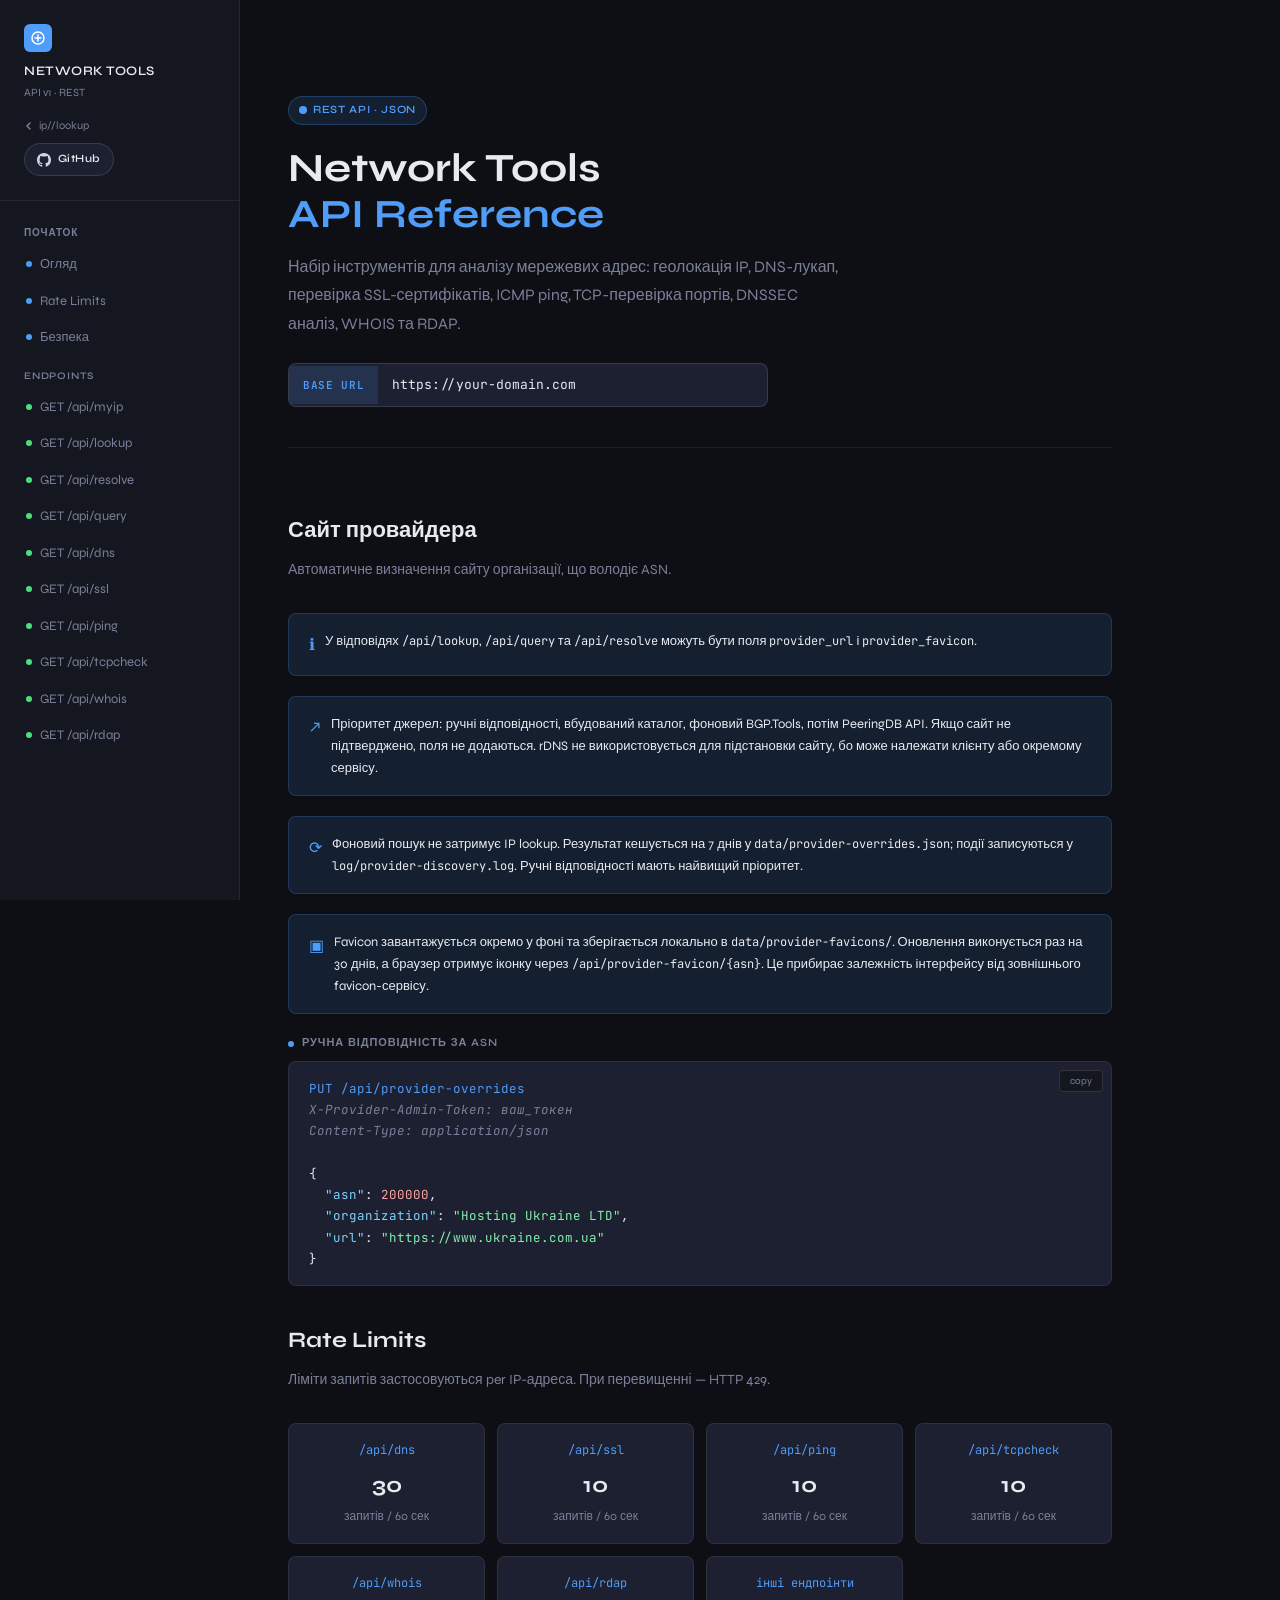
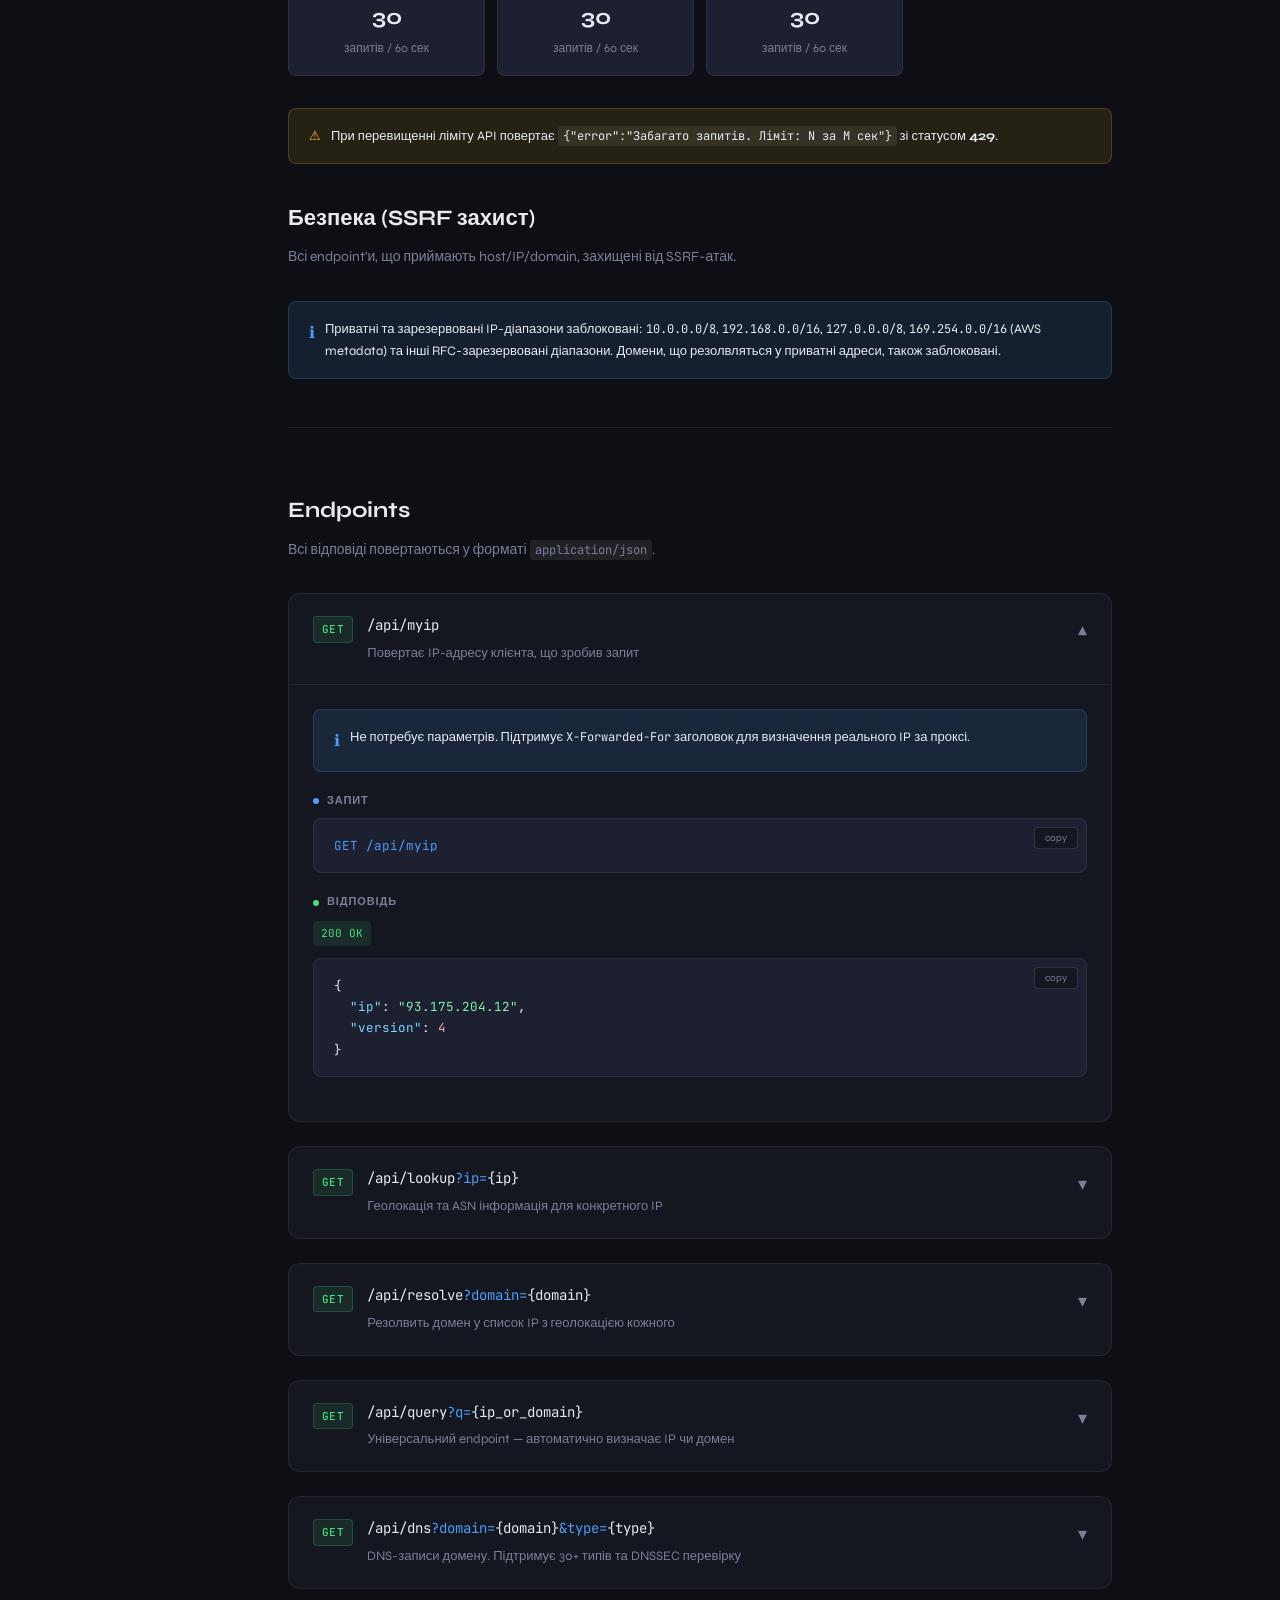
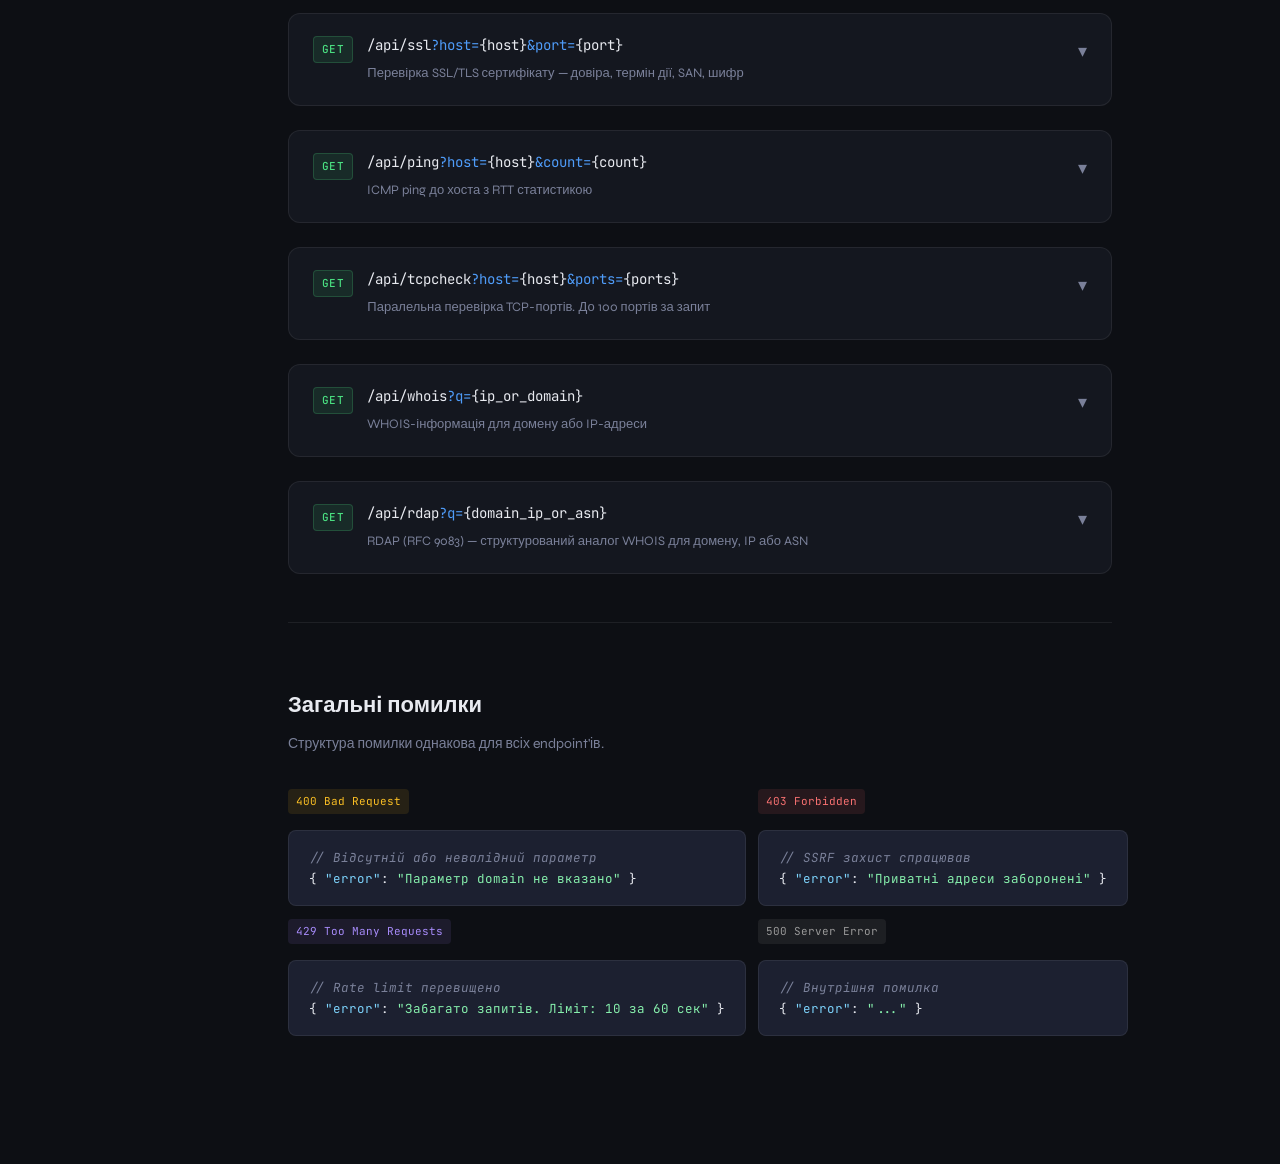
<file: templates/api.html>
<!DOCTYPE html>
<html lang="uk">

<head>
  <meta charset="UTF-8">
  <meta name="viewport" content="width=device-width, initial-scale=1.0">
  <title>Network Tools API — Документація</title>
  <link rel="icon" type="image/x-icon" href="/static/favicon.ico">
  <link rel="icon" type="image/svg+xml" href="/static/favicon.svg">
  <link rel="preconnect" href="https://fonts.googleapis.com">
  <link
    href="https://fonts.googleapis.com/css2?family=JetBrains+Mono:wght@400;500&family=Syne:wght@400;600;700&display=swap"
    rel="stylesheet">
  <style>
    :root {
      --bg: #0d0f14;
      --surface: #14171f;
      --surface2: #1c2030;
      --border: rgba(255, 255, 255, 0.07);
      --border2: rgba(255, 255, 255, 0.12);
      --text: #e8eaf0;
      --muted: #7a8099;
      --accent: #4f9cf9;
      --accent-dim: rgba(79, 156, 249, 0.12);
      --accent-dim2: rgba(79, 156, 249, 0.2);
      --green: #4ade80;
      --green-dim: rgba(74, 222, 128, 0.1);
      --amber: #fbbf24;
      --amber-dim: rgba(251, 191, 36, 0.1);
      --red: #f87171;
      --red-dim: rgba(248, 113, 113, 0.1);
      --purple: #a78bfa;
      --purple-dim: rgba(167, 139, 250, 0.1);
      --teal: #2dd4bf;
      --teal-dim: rgba(45, 212, 191, 0.1);
      --radius: 8px;
      --radius-lg: 12px;
      --mono: 'JetBrains Mono', monospace;
      --display: 'Syne', sans-serif;
    }

    * {
      box-sizing: border-box;
      margin: 0;
      padding: 0;
    }

    body {
      background: var(--bg);
      color: var(--text);
      font-family: var(--display);
      font-size: 15px;
      line-height: 1.7;
      min-height: 100vh;
    }

    ::selection {
      background: var(--accent-dim2);
    }

    ::-webkit-scrollbar {
      width: 6px;
    }

    ::-webkit-scrollbar-track {
      background: var(--bg);
    }

    ::-webkit-scrollbar-thumb {
      background: #2a2f40;
      border-radius: 3px;
    }

    .sidebar {
      position: fixed;
      top: 0;
      left: 0;
      width: 240px;
      height: 100vh;
      background: var(--surface);
      border-right: 1px solid var(--border);
      overflow-y: auto;
      padding: 1.5rem 0;
      z-index: 10;
    }

    .sidebar-logo {
      padding: 0 1.5rem 1.5rem;
      border-bottom: 1px solid var(--border);
      margin-bottom: 1rem;
    }

    .sidebar-logo .logo-mark {
      width: 28px;
      height: 28px;
      background: var(--accent);
      border-radius: 6px;
      display: inline-flex;
      align-items: center;
      justify-content: center;
      margin-bottom: 8px;
    }

    .sidebar-logo .logo-mark svg {
      width: 16px;
      height: 16px;
    }

    .sidebar-logo h1 {
      font-size: 13px;
      font-weight: 600;
      color: var(--text);
      letter-spacing: 0.04em;
      text-transform: uppercase;
    }

    .sidebar-logo p {
      font-size: 11px;
      color: var(--muted);
      margin-top: 2px;
    }

    .sidebar-links {
      display: flex;
      flex-direction: column;
      gap: 8px;
      margin-top: 14px;
    }

    .sidebar-back {
      display: inline-flex;
      align-items: center;
      gap: 5px;
      font-size: 11px;
      color: var(--muted);
      text-decoration: none;
      transition: color 0.15s;
    }

    .sidebar-back:hover {
      color: var(--text);
    }

    .github-btn {
      display: inline-flex;
      align-items: center;
      gap: 7px;
      padding: 6px 12px;
      background: var(--surface2);
      border: 1px solid var(--border2);
      border-radius: 20px;
      color: var(--text);
      font-family: var(--display);
      font-size: 11px;
      font-weight: 600;
      letter-spacing: 0.04em;
      text-decoration: none;
      transition: background 0.15s, border-color 0.15s, color 0.15s, box-shadow 0.15s;
      width: fit-content;
    }

    .github-btn:hover {
      background: #24292f;
      border-color: rgba(255, 255, 255, 0.25);
      color: #fff;
      box-shadow: 0 0 0 3px rgba(255, 255, 255, 0.06);
    }

    .github-btn svg {
      flex-shrink: 0;
      opacity: 0.9;
    }

    .nav-group {
      margin-bottom: 0.25rem;
    }

    .nav-label {
      font-size: 10px;
      font-weight: 600;
      color: var(--muted);
      text-transform: uppercase;
      letter-spacing: 0.08em;
      padding: 0.5rem 1.5rem 0.25rem;
    }

    .nav-item {
      display: flex;
      align-items: center;
      gap: 8px;
      padding: 0.45rem 1.5rem;
      font-size: 13px;
      color: var(--muted);
      text-decoration: none;
      border-left: 2px solid transparent;
      transition: all 0.15s;
    }

    .nav-item:hover {
      color: var(--text);
      background: rgba(255, 255, 255, 0.03);
    }

    .nav-item.active {
      color: var(--accent);
      border-left-color: var(--accent);
      background: var(--accent-dim);
    }

    .nav-dot {
      width: 6px;
      height: 6px;
      border-radius: 50%;
      flex-shrink: 0;
    }

    .main {
      margin-left: 240px;
      padding: 3rem 3rem 6rem;
      max-width: 920px;
    }

    .hero {
      padding: 3rem 0 2.5rem;
      border-bottom: 1px solid var(--border);
      margin-bottom: 3rem;
    }

    .hero-badge {
      display: inline-flex;
      align-items: center;
      gap: 6px;
      background: var(--accent-dim);
      color: var(--accent);
      border: 1px solid rgba(79, 156, 249, 0.25);
      font-size: 11px;
      font-weight: 600;
      letter-spacing: 0.06em;
      text-transform: uppercase;
      padding: 4px 10px;
      border-radius: 20px;
      margin-bottom: 1.25rem;
    }

    .hero h1 {
      font-size: 40px;
      font-weight: 700;
      line-height: 1.15;
      margin-bottom: 1rem;
    }

    .hero h1 span {
      color: var(--accent);
    }

    .hero p {
      font-size: 16px;
      color: var(--muted);
      max-width: 560px;
      line-height: 1.8;
    }

    .base-url-block {
      display: flex;
      align-items: center;
      gap: 0;
      background: var(--surface2);
      border: 1px solid var(--border2);
      border-radius: var(--radius);
      overflow: hidden;
      margin-top: 1.5rem;
      max-width: 480px;
      font-family: var(--mono);
      font-size: 13px;
    }

    .base-url-block .label {
      background: rgba(79, 156, 249, 0.15);
      color: var(--accent);
      padding: 10px 14px;
      font-size: 11px;
      font-weight: 600;
      letter-spacing: 0.06em;
      text-transform: uppercase;
      white-space: nowrap;
    }

    .base-url-block .url {
      padding: 10px 14px;
      color: var(--text);
    }

    h2.section-title {
      font-size: 22px;
      font-weight: 700;
      margin-bottom: 0.5rem;
      padding-top: 1rem;
    }

    .section-desc {
      color: var(--muted);
      font-size: 14px;
      margin-bottom: 2rem;
    }

    .endpoint-card {
      background: var(--surface);
      border: 1px solid var(--border);
      border-radius: var(--radius-lg);
      margin-bottom: 1.5rem;
      overflow: hidden;
    }

    .endpoint-header {
      padding: 1.25rem 1.5rem;
      display: flex;
      align-items: flex-start;
      gap: 14px;
      cursor: pointer;
      user-select: none;
      border-bottom: 1px solid transparent;
      transition: border-color 0.2s;
    }

    .endpoint-card.open .endpoint-header {
      border-bottom-color: var(--border);
    }

    .method-badge {
      font-family: var(--mono);
      font-size: 11px;
      font-weight: 500;
      padding: 3px 8px;
      border-radius: 4px;
      letter-spacing: 0.04em;
      flex-shrink: 0;
      margin-top: 2px;
    }

    .method-GET {
      background: var(--green-dim);
      color: var(--green);
      border: 1px solid rgba(74, 222, 128, 0.2);
    }

    .endpoint-info {
      flex: 1;
    }

    .endpoint-path {
      font-family: var(--mono);
      font-size: 14px;
      color: var(--text);
      margin-bottom: 4px;
      word-break: break-all;
    }

    .endpoint-path .param {
      color: var(--accent);
    }

    .endpoint-summary {
      font-size: 13px;
      color: var(--muted);
    }

    .toggle-icon {
      color: var(--muted);
      font-size: 18px;
      flex-shrink: 0;
      margin-top: 2px;
      transition: transform 0.2s;
    }

    .endpoint-card.open .toggle-icon {
      transform: rotate(180deg);
    }

    .endpoint-body {
      padding: 1.5rem;
      display: none;
    }

    .endpoint-card.open .endpoint-body {
      display: block;
    }

    .params-title {
      font-size: 11px;
      font-weight: 600;
      text-transform: uppercase;
      letter-spacing: 0.08em;
      color: var(--muted);
      margin-bottom: 0.75rem;
    }

    .params-table {
      width: 100%;
      border-collapse: collapse;
      margin-bottom: 1.5rem;
      font-size: 13px;
    }

    .params-table th {
      text-align: left;
      padding: 8px 12px;
      font-size: 11px;
      font-weight: 600;
      text-transform: uppercase;
      letter-spacing: 0.06em;
      color: var(--muted);
      border-bottom: 1px solid var(--border);
    }

    .params-table td {
      padding: 10px 12px;
      border-bottom: 1px solid var(--border);
      vertical-align: top;
    }

    .params-table tr:last-child td {
      border-bottom: none;
    }

    .param-name {
      font-family: var(--mono);
      color: var(--accent);
      font-size: 12px;
    }

    .param-required {
      font-size: 10px;
      font-weight: 600;
      text-transform: uppercase;
      padding: 2px 6px;
      border-radius: 3px;
      margin-left: 6px;
      background: var(--red-dim);
      color: var(--red);
      letter-spacing: 0.04em;
    }

    .param-optional {
      font-size: 10px;
      font-weight: 600;
      text-transform: uppercase;
      padding: 2px 6px;
      border-radius: 3px;
      margin-left: 6px;
      background: rgba(255, 255, 255, 0.05);
      color: var(--muted);
      letter-spacing: 0.04em;
    }

    .param-type {
      font-family: var(--mono);
      font-size: 12px;
      color: var(--purple);
    }

    .param-desc {
      color: var(--muted);
      line-height: 1.6;
    }

    .example-block {
      margin-bottom: 1.25rem;
    }

    .example-label {
      font-size: 11px;
      font-weight: 600;
      text-transform: uppercase;
      letter-spacing: 0.08em;
      color: var(--muted);
      margin-bottom: 0.5rem;
      display: flex;
      align-items: center;
      gap: 8px;
    }

    .example-label .dot {
      width: 6px;
      height: 6px;
      border-radius: 50%;
      background: currentColor;
    }

    pre {
      background: var(--surface2);
      border: 1px solid var(--border);
      border-radius: var(--radius);
      padding: 1rem 1.25rem;
      overflow-x: auto;
      font-family: var(--mono);
      font-size: 12.5px;
      line-height: 1.7;
      color: var(--text);
      position: relative;
    }

    pre .copy-btn {
      position: absolute;
      top: 8px;
      right: 8px;
      background: var(--surface);
      border: 1px solid var(--border2);
      color: var(--muted);
      font-family: var(--display);
      font-size: 10px;
      padding: 4px 10px;
      border-radius: 4px;
      cursor: pointer;
      transition: all 0.15s;
    }

    pre .copy-btn:hover {
      color: var(--text);
      border-color: var(--accent);
    }

    .hl-key {
      color: #7dd3fc;
    }

    .hl-str {
      color: #86efac;
    }

    .hl-num {
      color: #fca5a5;
    }

    .hl-bool {
      color: #fb923c;
    }

    .hl-url {
      color: var(--accent);
    }

    .hl-null {
      color: var(--muted);
    }

    .hl-comment {
      color: var(--muted);
      font-style: italic;
    }

    .tabs {
      display: flex;
      gap: 4px;
      margin-bottom: 0.75rem;
      flex-wrap: wrap;
    }

    .tab-btn {
      font-family: var(--display);
      font-size: 12px;
      padding: 5px 14px;
      background: transparent;
      border: 1px solid var(--border);
      color: var(--muted);
      border-radius: 6px;
      cursor: pointer;
      transition: all 0.15s;
    }

    .tab-btn.active {
      background: var(--accent-dim);
      color: var(--accent);
      border-color: rgba(79, 156, 249, 0.3);
    }

    .tab-content {
      display: none;
    }

    .tab-content.active {
      display: block;
    }

    .response-badge {
      display: inline-block;
      font-family: var(--mono);
      font-size: 11px;
      padding: 3px 8px;
      border-radius: 4px;
      margin-bottom: 0.75rem;
    }

    .resp-200 {
      background: var(--green-dim);
      color: var(--green);
    }

    .resp-400 {
      background: var(--amber-dim);
      color: var(--amber);
    }

    .resp-403 {
      background: var(--red-dim);
      color: var(--red);
    }

    .resp-429 {
      background: var(--purple-dim);
      color: var(--purple);
    }

    .info-box {
      background: var(--accent-dim);
      border: 1px solid rgba(79, 156, 249, 0.2);
      border-radius: var(--radius);
      padding: 1rem 1.25rem;
      margin-bottom: 1.25rem;
      font-size: 13px;
      color: var(--text);
      display: flex;
      gap: 10px;
    }

    .info-box .icon {
      color: var(--accent);
      flex-shrink: 0;
      font-size: 16px;
      margin-top: 1px;
    }

    .warn-box {
      background: var(--amber-dim);
      border: 1px solid rgba(251, 191, 36, 0.2);
      border-radius: var(--radius);
      padding: 1rem 1.25rem;
      margin-bottom: 1.25rem;
      font-size: 13px;
      color: var(--text);
      display: flex;
      gap: 10px;
    }

    .warn-box .icon {
      color: var(--amber);
      flex-shrink: 0;
    }

    .rate-grid {
      display: grid;
      grid-template-columns: repeat(auto-fit, minmax(160px, 1fr));
      gap: 12px;
      margin-bottom: 2rem;
    }

    .rate-card {
      background: var(--surface2);
      border: 1px solid var(--border);
      border-radius: var(--radius);
      padding: 1rem;
      text-align: center;
    }

    .rate-card .endpoint-name {
      font-family: var(--mono);
      font-size: 12px;
      color: var(--accent);
      margin-bottom: 6px;
    }

    .rate-card .rate-value {
      font-size: 22px;
      font-weight: 700;
      color: var(--text);
    }

    .rate-card .rate-unit {
      font-size: 12px;
      color: var(--muted);
      margin-top: 2px;
    }

    .divider {
      border: none;
      border-top: 1px solid var(--border);
      margin: 3rem 0;
    }

    /* Teal badge variant for RDAP */
    .badge-teal {
      background: var(--teal-dim);
      color: var(--teal);
      border: 1px solid rgba(45, 212, 191, 0.2);
    }

    @media (max-width: 768px) {
      .sidebar {
        display: none;
      }

      .main {
        margin-left: 0;
        padding: 2rem 1.25rem;
      }
    }
  </style>
</head>

<body>

  <nav class="sidebar">
    <div class="sidebar-logo">
      <div class="logo-mark">
        <svg viewBox="0 0 16 16" fill="none" xmlns="http://www.w3.org/2000/svg">
          <circle cx="8" cy="8" r="6" stroke="white" stroke-width="1.5" />
          <path d="M5 8h6M8 5v6" stroke="white" stroke-width="1.5" stroke-linecap="round" />
        </svg>
      </div>
      <h1>Network Tools</h1>
      <p>API v1 · REST</p>

      <div class="sidebar-links">
        <a href="/" class="sidebar-back">
          <svg width="10" height="10" viewBox="0 0 10 10" fill="none">
            <path d="M6 2L3 5l3 3" stroke="currentColor" stroke-width="1.5" stroke-linecap="round"
              stroke-linejoin="round" />
          </svg>
          ip//lookup
        </a>
        <a href="https://github.com/DraKuLa21-a42/ip-lookup" target="_blank" rel="noopener" class="github-btn">
          <svg width="14" height="14" viewBox="0 0 16 16" fill="currentColor" xmlns="http://www.w3.org/2000/svg">
            <path d="M8 0C3.58 0 0 3.58 0 8c0 3.54 2.29 6.53 5.47 7.59.4.07.55-.17.55-.38
              0-.19-.01-.82-.01-1.49-2.01.37-2.53-.49-2.69-.94-.09-.23-.48-.94-.82-1.13-.28-.15-.68-.52
              -.01-.53.63-.01 1.08.58 1.23.82.72 1.21 1.87.87 2.33.66.07-.52.28-.87.51-1.07-1.78-.2
              -3.64-.89-3.64-3.95 0-.87.31-1.59.82-2.15-.08-.2-.36-1.02.08-2.12 0 0 .67-.21 2.2.82
              .64-.18 1.32-.27 2-.27.68 0 1.36.09 2 .27 1.53-1.04 2.2-.82 2.2-.82.44 1.1.16 1.92.08
              2.12.51.56.82 1.27.82 2.15 0 3.07-1.87 3.75-3.65 3.95.29.25.54.73.54 1.48 0 1.07-.01
              1.93-.01 2.2 0 .21.15.46.55.38A8.013 8.013 0 0016 8c0-4.42-3.58-8-8-8z" />
          </svg>
          GitHub
        </a>
      </div>
    </div>

    <div class="nav-group">
      <div class="nav-label">Початок</div>
      <a href="#overview" class="nav-item active">
        <span class="nav-dot" style="background:#4f9cf9"></span> Огляд
      </a>
      <a href="#ratelimits" class="nav-item">
        <span class="nav-dot" style="background:#4f9cf9"></span> Rate Limits
      </a>
      <a href="#security" class="nav-item">
        <span class="nav-dot" style="background:#4f9cf9"></span> Безпека
      </a>
    </div>

    <div class="nav-group">
      <div class="nav-label">Endpoints</div>
      <a href="#ep-myip" class="nav-item">
        <span class="nav-dot" style="background:#4ade80"></span> GET /api/myip
      </a>
      <a href="#ep-lookup" class="nav-item">
        <span class="nav-dot" style="background:#4ade80"></span> GET /api/lookup
      </a>
      <a href="#ep-resolve" class="nav-item">
        <span class="nav-dot" style="background:#4ade80"></span> GET /api/resolve
      </a>
      <a href="#ep-query" class="nav-item">
        <span class="nav-dot" style="background:#4ade80"></span> GET /api/query
      </a>
      <a href="#ep-dns" class="nav-item">
        <span class="nav-dot" style="background:#4ade80"></span> GET /api/dns
      </a>
      <a href="#ep-ssl" class="nav-item">
        <span class="nav-dot" style="background:#4ade80"></span> GET /api/ssl
      </a>
      <a href="#ep-ping" class="nav-item">
        <span class="nav-dot" style="background:#4ade80"></span> GET /api/ping
      </a>
      <a href="#ep-tcpcheck" class="nav-item">
        <span class="nav-dot" style="background:#4ade80"></span> GET /api/tcpcheck
      </a>
      <a href="#ep-whois" class="nav-item">
        <span class="nav-dot" style="background:#4ade80"></span> GET /api/whois
      </a>
      <a href="#ep-rdap" class="nav-item">
        <span class="nav-dot" style="background:#4ade80"></span> GET /api/rdap
      </a>

    </div>
  </nav>

  <main class="main">

    <!-- HERO -->
    <section class="hero" id="overview">
      <div class="hero-badge">
        <svg width="8" height="8" viewBox="0 0 8 8" fill="currentColor">
          <circle cx="4" cy="4" r="4" />
        </svg>
        REST API · JSON
      </div>
      <h1>Network Tools<br><span>API Reference</span></h1>
      <p>Набір інструментів для аналізу мережевих адрес: геолокація IP, DNS-лукап, перевірка SSL-сертифікатів, ICMP
        ping, TCP-перевірка портів, DNSSEC аналіз, WHOIS та RDAP.</p>
      <div class="base-url-block">
        <span class="label">Base URL</span>
        <span class="url">https://your-domain.com</span>
      </div>
    </section>

    <!-- PROVIDER DISCOVERY -->
    <section id="provider-discovery">
      <h2 class="section-title">Сайт провайдера</h2>
      <p class="section-desc">Автоматичне визначення сайту організації, що володіє ASN.</p>
      <div class="info-box">
        <span class="icon">ℹ</span>
        <span>У відповідях <code style="font-family:var(--mono);font-size:12px">/api/lookup</code>,
          <code style="font-family:var(--mono);font-size:12px">/api/query</code> та
          <code style="font-family:var(--mono);font-size:12px">/api/resolve</code> можуть бути поля
          <code style="font-family:var(--mono);font-size:12px">provider_url</code> і
          <code style="font-family:var(--mono);font-size:12px">provider_favicon</code>.</span>
      </div>
      <div class="info-box">
        <span class="icon">↗</span>
        <span>Пріоритет джерел: ручні відповідності, вбудований каталог, фоновий BGP.Tools,
          потім PeeringDB API. Якщо сайт не підтверджено, поля не додаються. rDNS не
          використовується для підстановки сайту, бо може належати клієнту або окремому сервісу.</span>
      </div>
      <div class="info-box">
        <span class="icon">⟳</span>
        <span>Фоновий пошук не затримує IP lookup. Результат кешується на 7 днів у
          <code style="font-family:var(--mono);font-size:12px">data/provider-overrides.json</code>;
          події записуються у <code style="font-family:var(--mono);font-size:12px">log/provider-discovery.log</code>.
          Ручні відповідності мають найвищий пріоритет.</span>
      </div>
      <div class="info-box">
        <span class="icon">▣</span>
        <span>Favicon завантажується окремо у фоні та зберігається локально в
        <code style="font-family:var(--mono);font-size:12px">data/provider-favicons/</code>.
        Оновлення виконується раз на 30 днів, а браузер отримує іконку через
        <code style="font-family:var(--mono);font-size:12px">/api/provider-favicon/{asn}</code>.
        Це прибирає залежність інтерфейсу від зовнішнього favicon-сервісу.</span>
      </div>
      <div class="example-block">
        <div class="example-label"><span class="dot" style="color:var(--accent)"></span> Ручна відповідність за ASN</div>
        <pre><button class="copy-btn" onclick="copyCode(this)">copy</button><span class="hl-url">PUT /api/provider-overrides</span>
<span class="hl-comment">X-Provider-Admin-Token: ваш_токен</span>
<span class="hl-comment">Content-Type: application/json</span>

{
  <span class="hl-key">"asn"</span>: <span class="hl-num">200000</span>,
  <span class="hl-key">"organization"</span>: <span class="hl-str">"Hosting Ukraine LTD"</span>,
  <span class="hl-key">"url"</span>: <span class="hl-str">"https://www.ukraine.com.ua"</span>
}</pre>
      </div>
    </section>

    <!-- RATE LIMITS -->
    <section id="ratelimits">
      <h2 class="section-title">Rate Limits</h2>
      <p class="section-desc">Ліміти запитів застосовуються per IP-адреса. При перевищенні — HTTP 429.</p>

      <div class="rate-grid">
        <div class="rate-card">
          <div class="endpoint-name">/api/dns</div>
          <div class="rate-value">30</div>
          <div class="rate-unit">запитів / 60 сек</div>
        </div>
        <div class="rate-card">
          <div class="endpoint-name">/api/ssl</div>
          <div class="rate-value">10</div>
          <div class="rate-unit">запитів / 60 сек</div>
        </div>
        <div class="rate-card">
          <div class="endpoint-name">/api/ping</div>
          <div class="rate-value">10</div>
          <div class="rate-unit">запитів / 60 сек</div>
        </div>
        <div class="rate-card">
          <div class="endpoint-name">/api/tcpcheck</div>
          <div class="rate-value">10</div>
          <div class="rate-unit">запитів / 60 сек</div>
        </div>
        <div class="rate-card">
          <div class="endpoint-name">/api/whois</div>
          <div class="rate-value">30</div>
          <div class="rate-unit">запитів / 60 сек</div>
        </div>
        <div class="rate-card">
          <div class="endpoint-name">/api/rdap</div>
          <div class="rate-value">30</div>
          <div class="rate-unit">запитів / 60 сек</div>
        </div>
        <div class="rate-card">
          <div class="endpoint-name">інші ендпоінти</div>
          <div class="rate-value">30</div>
          <div class="rate-unit">запитів / 60 сек</div>
        </div>
      </div>

      <div class="warn-box">
        <span class="icon">⚠</span>
        <span>При перевищенні ліміту API повертає <code
            style="font-family:var(--mono);font-size:12px;background:rgba(255,255,255,0.08);padding:2px 5px;border-radius:3px">{"error":"Забагато запитів. Ліміт: N за M сек"}</code>
          зі статусом <strong>429</strong>.</span>
      </div>
    </section>

    <!-- SECURITY -->
    <section id="security" style="margin-bottom:3rem">
      <h2 class="section-title">Безпека (SSRF захист)</h2>
      <p class="section-desc">Всі endpoint'и, що приймають host/IP/domain, захищені від SSRF-атак.</p>
      <div class="info-box">
        <span class="icon">ℹ</span>
        <span>Приватні та зарезервовані IP-діапазони заблоковані: <code
            style="font-family:var(--mono);font-size:12px">10.0.0.0/8</code>, <code
            style="font-family:var(--mono);font-size:12px">192.168.0.0/16</code>, <code
            style="font-family:var(--mono);font-size:12px">127.0.0.0/8</code>, <code
            style="font-family:var(--mono);font-size:12px">169.254.0.0/16</code> (AWS metadata) та інші
          RFC-зарезервовані діапазони. Домени, що резолвляться у приватні адреси, також заблоковані.</span>
      </div>
    </section>

    <hr class="divider">

    <!-- ENDPOINTS -->
    <h2 class="section-title">Endpoints</h2>
    <p class="section-desc">Всі відповіді повертаються у форматі <code
        style="font-family:var(--mono);font-size:12px;background:rgba(255,255,255,0.08);padding:2px 5px;border-radius:3px">application/json</code>.
    </p>

    <!-- /api/myip -->
    <div class="endpoint-card open" id="ep-myip">
      <div class="endpoint-header" onclick="toggleCard(this)">
        <span class="method-badge method-GET">GET</span>
        <div class="endpoint-info">
          <div class="endpoint-path">/api/myip</div>
          <div class="endpoint-summary">Повертає IP-адресу клієнта, що зробив запит</div>
        </div>
        <span class="toggle-icon">▾</span>
      </div>
      <div class="endpoint-body">
        <div class="info-box">
          <span class="icon">ℹ</span>
          <span>Не потребує параметрів. Підтримує <code
              style="font-family:var(--mono);font-size:12px">X-Forwarded-For</code> заголовок для визначення реального
            IP за проксі.</span>
        </div>
        <div class="example-block">
          <div class="example-label"><span class="dot" style="color:var(--accent)"></span> Запит</div>
          <pre><button class="copy-btn" onclick="copyCode(this)">copy</button><span class="hl-url">GET /api/myip</span></pre>
        </div>
        <div class="example-block">
          <div class="example-label"><span class="dot" style="color:var(--green)"></span> Відповідь</div>
          <span class="response-badge resp-200">200 OK</span>
          <pre><button class="copy-btn" onclick="copyCode(this)">copy</button>{
  <span class="hl-key">"ip"</span>: <span class="hl-str">"93.175.204.12"</span>,
  <span class="hl-key">"version"</span>: <span class="hl-num">4</span>
}</pre>
        </div>
      </div>
    </div>

    <!-- /api/lookup -->
    <div class="endpoint-card" id="ep-lookup">
      <div class="endpoint-header" onclick="toggleCard(this)">
        <span class="method-badge method-GET">GET</span>
        <div class="endpoint-info">
          <div class="endpoint-path">/api/lookup<span class="param">?ip=</span>{ip}</div>
          <div class="endpoint-summary">Геолокація та ASN інформація для конкретного IP</div>
        </div>
        <span class="toggle-icon">▾</span>
      </div>
      <div class="endpoint-body">
        <div class="params-title">Параметри</div>
        <table class="params-table">
          <thead>
            <tr>
              <th>Параметр</th>
              <th>Тип</th>
              <th>Опис</th>
            </tr>
          </thead>
          <tbody>
            <tr>
              <td><span class="param-name">ip</span><span class="param-required">required</span></td>
              <td><span class="param-type">string</span></td>
              <td class="param-desc">IPv4 або IPv6 адреса для пошуку. Приватні діапазони заблоковані.</td>
            </tr>
          </tbody>
        </table>
        <div class="tabs">
          <button class="tab-btn active" onclick="switchTab(this,'lookup-req')">Запит</button>
          <button class="tab-btn" onclick="switchTab(this,'lookup-resp')">Відповідь</button>
          <button class="tab-btn" onclick="switchTab(this,'lookup-err')">Помилки</button>
        </div>
        <div class="tab-content active" id="lookup-req">
          <pre><button class="copy-btn" onclick="copyCode(this)">copy</button><span class="hl-url">GET /api/lookup?ip=8.8.8.8</span></pre>
        </div>
        <div class="tab-content" id="lookup-resp">
          <span class="response-badge resp-200">200 OK</span>
          <div class="info-box">
            <span class="icon">ℹ</span>
            <span><code style="font-family:var(--mono);font-size:12px">provider_url</code> і
              <code style="font-family:var(--mono);font-size:12px">provider_favicon</code>
              повертаються, якщо сайт провайдера вдалося підтвердити.</span>
          </div>
          <pre><button class="copy-btn" onclick="copyCode(this)">copy</button>{
  <span class="hl-key">"ip"</span>: <span class="hl-str">"8.8.8.8"</span>,
  <span class="hl-key">"rdns"</span>: <span class="hl-str">"dns.google"</span>,
  <span class="hl-key">"country"</span>: <span class="hl-str">"United States"</span>,
  <span class="hl-key">"country_iso"</span>: <span class="hl-str">"US"</span>,
  <span class="hl-key">"continent"</span>: <span class="hl-str">"North America"</span>,
  <span class="hl-key">"city"</span>: <span class="hl-str">"Mountain View"</span>,
  <span class="hl-key">"region"</span>: <span class="hl-str">"California"</span>,
  <span class="hl-key">"timezone"</span>: <span class="hl-str">"America/Los_Angeles"</span>,
  <span class="hl-key">"latitude"</span>: <span class="hl-num">37.386</span>,
  <span class="hl-key">"longitude"</span>: <span class="hl-num">-122.0838</span>,
  <span class="hl-key">"postal"</span>: <span class="hl-str">"94035"</span>,
  <span class="hl-key">"asn"</span>: <span class="hl-num">15169</span>,
  <span class="hl-key">"asn_org"</span>: <span class="hl-str">"GOOGLE"</span>,
  <span class="hl-key">"provider_url"</span>: <span class="hl-str">"https://google.com"</span>,
  <span class="hl-key">"provider_favicon"</span>: <span class="hl-str">"/api/provider-favicon/15169"</span>,
  <span class="hl-key">"version"</span>: <span class="hl-num">4</span>,
  <span class="hl-key">"is_private"</span>: <span class="hl-bool">false</span>,
  <span class="hl-key">"is_loopback"</span>: <span class="hl-bool">false</span>
}</pre>
        </div>
        <div class="tab-content" id="lookup-err">
          <span class="response-badge resp-400">400 Bad Request</span>
          <pre><span class="hl-comment">// Невалідний формат</span>
{ <span class="hl-key">"error"</span>: <span class="hl-str">"Невалідна IP-адреса: not-an-ip"</span> }</pre>
          <span class="response-badge resp-403">403 Forbidden</span>
          <pre><span class="hl-comment">// Приватна адреса</span>
{ <span class="hl-key">"error"</span>: <span class="hl-str">"Приватні та зарезервовані адреси заборонені"</span> }</pre>
        </div>
      </div>
    </div>

    <!-- /api/resolve -->
    <div class="endpoint-card" id="ep-resolve">
      <div class="endpoint-header" onclick="toggleCard(this)">
        <span class="method-badge method-GET">GET</span>
        <div class="endpoint-info">
          <div class="endpoint-path">/api/resolve<span class="param">?domain=</span>{domain}</div>
          <div class="endpoint-summary">Резолвить домен у список IP з геолокацією кожного</div>
        </div>
        <span class="toggle-icon">▾</span>
      </div>
      <div class="endpoint-body">
        <div class="params-title">Параметри</div>
        <table class="params-table">
          <thead>
            <tr>
              <th>Параметр</th>
              <th>Тип</th>
              <th>Опис</th>
            </tr>
          </thead>
          <tbody>
            <tr>
              <td><span class="param-name">domain</span><span class="param-required">required</span></td>
              <td><span class="param-type">string</span></td>
              <td class="param-desc">Доменне ім'я або URL. Схема і шлях відкидаються автоматично.</td>
            </tr>
          </tbody>
        </table>
        <div class="tabs">
          <button class="tab-btn active" onclick="switchTab(this,'resolve-req')">Запит</button>
          <button class="tab-btn" onclick="switchTab(this,'resolve-resp')">Відповідь</button>
        </div>
        <div class="tab-content active" id="resolve-req">
          <pre><button class="copy-btn" onclick="copyCode(this)">copy</button><span class="hl-url">GET /api/resolve?domain=github.com</span>

<span class="hl-comment"># Також приймає URL — схема відкидається автоматично</span>
<span class="hl-url">GET /api/resolve?domain=https://github.com/path</span></pre>
        </div>
        <div class="tab-content" id="resolve-resp">
          <span class="response-badge resp-200">200 OK</span>
          <pre><button class="copy-btn" onclick="copyCode(this)">copy</button>{
  <span class="hl-key">"domain"</span>: <span class="hl-str">"github.com"</span>,
  <span class="hl-key">"ips"</span>: [<span class="hl-str">"140.82.121.3"</span>, <span class="hl-str">"140.82.121.4"</span>],
  <span class="hl-key">"results"</span>: [
    {
      <span class="hl-key">"ip"</span>: <span class="hl-str">"140.82.121.3"</span>,
      <span class="hl-key">"country"</span>: <span class="hl-str">"United States"</span>,
      <span class="hl-key">"city"</span>: <span class="hl-str">"Seattle"</span>,
      <span class="hl-key">"asn_org"</span>: <span class="hl-str">"GITHUB"</span>,
      <span class="hl-key">"..."</span>: <span class="hl-str">"..."</span>
    }
  ]
}</pre>
        </div>
      </div>
    </div>

    <!-- /api/query -->
    <div class="endpoint-card" id="ep-query">
      <div class="endpoint-header" onclick="toggleCard(this)">
        <span class="method-badge method-GET">GET</span>
        <div class="endpoint-info">
          <div class="endpoint-path">/api/query<span class="param">?q=</span>{ip_or_domain}</div>
          <div class="endpoint-summary">Універсальний endpoint — автоматично визначає IP чи домен</div>
        </div>
        <span class="toggle-icon">▾</span>
      </div>
      <div class="endpoint-body">
        <div class="info-box">
          <span class="icon">ℹ</span>
          <span>Якщо передано IP — поведінка як у <code
              style="font-family:var(--mono);font-size:12px">/api/lookup</code>. Якщо передано домен — як у <code
              style="font-family:var(--mono);font-size:12px">/api/resolve</code>. Поле <code
              style="font-family:var(--mono);font-size:12px">"type"</code> вказує <code
              style="font-family:var(--mono);font-size:12px">"ip"</code> або <code
              style="font-family:var(--mono);font-size:12px">"domain"</code>.</span>
        </div>
        <div class="params-title">Параметри</div>
        <table class="params-table">
          <thead>
            <tr>
              <th>Параметр</th>
              <th>Тип</th>
              <th>Опис</th>
            </tr>
          </thead>
          <tbody>
            <tr>
              <td><span class="param-name">q</span><span class="param-required">required</span></td>
              <td><span class="param-type">string</span></td>
              <td class="param-desc">IP-адреса або доменне ім'я.</td>
            </tr>
          </tbody>
        </table>
        <div class="tabs">
          <button class="tab-btn active" onclick="switchTab(this,'query-req1')">IP запит</button>
          <button class="tab-btn" onclick="switchTab(this,'query-req2')">Domain запит</button>
        </div>
        <div class="tab-content active" id="query-req1">
          <pre><button class="copy-btn" onclick="copyCode(this)">copy</button><span class="hl-url">GET /api/query?q=1.1.1.1</span>

<span class="hl-comment"># Відповідь містить type: "ip" та geo-дані</span></pre>
        </div>
        <div class="tab-content" id="query-req2">
          <pre><button class="copy-btn" onclick="copyCode(this)">copy</button><span class="hl-url">GET /api/query?q=cloudflare.com</span>

<span class="hl-comment"># Відповідь містить type: "domain" та results[] з geo-даними</span></pre>
        </div>
      </div>
    </div>

    <!-- /api/dns -->
    <div class="endpoint-card" id="ep-dns">
      <div class="endpoint-header" onclick="toggleCard(this)">
        <span class="method-badge method-GET">GET</span>
        <div class="endpoint-info">
          <div class="endpoint-path">/api/dns<span class="param">?domain=</span>{domain}<span
              class="param">&type=</span>{type}</div>
          <div class="endpoint-summary">DNS-записи домену. Підтримує 30+ типів та DNSSEC перевірку</div>
        </div>
        <span class="toggle-icon">▾</span>
      </div>
      <div class="endpoint-body">
        <div class="params-title">Параметри</div>
        <table class="params-table">
          <thead>
            <tr>
              <th>Параметр</th>
              <th>Тип</th>
              <th>Опис</th>
            </tr>
          </thead>
          <tbody>
            <tr>
              <td><span class="param-name">domain</span><span class="param-required">required</span></td>
              <td><span class="param-type">string</span></td>
              <td class="param-desc">Доменне ім'я для DNS-лукапу.</td>
            </tr>
            <tr>
              <td><span class="param-name">type</span><span class="param-optional">optional</span></td>
              <td><span class="param-type">string</span></td>
              <td class="param-desc">Тип DNS-запису. Якщо не вказано — повертаються всі знайдені типи. Можливі значення:
                <code style="font-family:var(--mono);font-size:12px">A</code>,
                <code style="font-family:var(--mono);font-size:12px">AAAA</code>,
                <code style="font-family:var(--mono);font-size:12px">MX</code>,
                <code style="font-family:var(--mono);font-size:12px">TXT</code>,
                <code style="font-family:var(--mono);font-size:12px">NS</code>,
                <code style="font-family:var(--mono);font-size:12px">SOA</code>,
                <code style="font-family:var(--mono);font-size:12px">SRV</code>,
                <code style="font-family:var(--mono);font-size:12px">CAA</code>,
                <code style="font-family:var(--mono);font-size:12px">DNSSEC</code> та інші.
              </td>
            </tr>
          </tbody>
        </table>
        <div class="tabs">
          <button class="tab-btn active" onclick="switchTab(this,'dns-req1')">Один тип</button>
          <button class="tab-btn" onclick="switchTab(this,'dns-req2')">Всі записи</button>
          <button class="tab-btn" onclick="switchTab(this,'dns-req3')">DNSSEC</button>
          <button class="tab-btn" onclick="switchTab(this,'dns-resp')">Відповідь</button>
        </div>
        <div class="tab-content active" id="dns-req1">
          <pre><button class="copy-btn" onclick="copyCode(this)">copy</button><span class="hl-url">GET /api/dns?domain=google.com&type=MX</span></pre>
        </div>
        <div class="tab-content" id="dns-req2">
          <pre><button class="copy-btn" onclick="copyCode(this)">copy</button><span class="hl-url">GET /api/dns?domain=google.com</span>

<span class="hl-comment"># Повертає всі знайдені типи + dnssec об'єкт</span></pre>
        </div>
        <div class="tab-content" id="dns-req3">
          <pre><button class="copy-btn" onclick="copyCode(this)">copy</button><span class="hl-url">GET /api/dns?domain=cloudflare.com&type=DNSSEC</span>

<span class="hl-comment"># Перевіряє DNSKEY, DS у батьківській зоні, RRSIG підписи</span></pre>
        </div>
        <div class="tab-content" id="dns-resp">
          <span class="response-badge resp-200">200 OK</span>
          <pre><button class="copy-btn" onclick="copyCode(this)">copy</button>{
  <span class="hl-key">"domain"</span>: <span class="hl-str">"google.com"</span>,
  <span class="hl-key">"results"</span>: [
    {
      <span class="hl-key">"type"</span>: <span class="hl-str">"A"</span>,
      <span class="hl-key">"records"</span>: [<span class="hl-str">"142.250.185.46"</span>]
    },
    {
      <span class="hl-key">"type"</span>: <span class="hl-str">"MX"</span>,
      <span class="hl-key">"records"</span>: [<span class="hl-str">"10 smtp.google.com."</span>]
    }
  ],
  <span class="hl-key">"dnssec"</span>: {
    <span class="hl-key">"type"</span>: <span class="hl-str">"DNSSEC"</span>,
    <span class="hl-key">"records"</span>: [
      <span class="hl-str">"DNSKEY: знайдено 2 ключ(ів)"</span>,
      <span class="hl-str">"DS: знайдено 1 запис(ів) у батьківській зоні"</span>,
      <span class="hl-str">"RRSIG: підписи присутні (DNSSEC активний)"</span>,
      <span class="hl-str">"Статус: ✓ DNSSEC увімкнено"</span>
    ]
  }
}</pre>
        </div>
      </div>
    </div>

    <!-- /api/ssl -->
    <div class="endpoint-card" id="ep-ssl">
      <div class="endpoint-header" onclick="toggleCard(this)">
        <span class="method-badge method-GET">GET</span>
        <div class="endpoint-info">
          <div class="endpoint-path">/api/ssl<span class="param">?host=</span>{host}<span
              class="param">&port=</span>{port}</div>
          <div class="endpoint-summary">Перевірка SSL/TLS сертифікату — довіра, термін дії, SAN, шифр</div>
        </div>
        <span class="toggle-icon">▾</span>
      </div>
      <div class="endpoint-body">
        <div class="info-box">
          <span class="icon">ℹ</span>
          <span>Отримання сертифікату і перевірка ланцюжка довіри виконуються незалежно — навіть прострочені або
            self-signed сертифікати повністю аналізуються. Перевірка wildcard SAN відповідає RFC 6125.</span>
        </div>
        <div class="params-title">Параметри</div>
        <table class="params-table">
          <thead>
            <tr>
              <th>Параметр</th>
              <th>Тип</th>
              <th>Опис</th>
            </tr>
          </thead>
          <tbody>
            <tr>
              <td><span class="param-name">host</span><span class="param-required">required</span></td>
              <td><span class="param-type">string</span></td>
              <td class="param-desc">Домен або IP-адреса. Приватні адреси заблоковані.</td>
            </tr>
            <tr>
              <td><span class="param-name">port</span><span class="param-optional">optional</span></td>
              <td><span class="param-type">integer</span></td>
              <td class="param-desc">TCP-порт. За замовчуванням: <code
                  style="font-family:var(--mono);font-size:12px">443</code>. Діапазон: 1–65535.</td>
            </tr>
          </tbody>
        </table>
        <div class="params-title" style="margin-top:1rem">Поля відповіді</div>
        <table class="params-table">
          <thead>
            <tr>
              <th>Поле</th>
              <th>Тип</th>
              <th>Опис</th>
            </tr>
          </thead>
          <tbody>
            <tr>
              <td><span class="param-name">valid</span></td>
              <td><span class="param-type">boolean</span></td>
              <td class="param-desc">Загальний результат: сертифікат довірений, не прострочений, ім'я збігається.</td>
            </tr>
            <tr>
              <td><span class="param-name">trusted</span></td>
              <td><span class="param-type">boolean</span></td>
              <td class="param-desc">Ланцюжок довіри перевірено системними CA.</td>
            </tr>
            <tr>
              <td><span class="param-name">trust_error</span></td>
              <td><span class="param-type">string | null</span></td>
              <td class="param-desc">Причина недовіри (якщо є). Наприклад: self-signed, прострочений CA тощо.</td>
            </tr>
            <tr>
              <td><span class="param-name">name_match</span></td>
              <td><span class="param-type">boolean</span></td>
              <td class="param-desc">Відповідність <code style="font-family:var(--mono);font-size:12px">host</code> і
                SAN/CN сертифікату. Підтримує wildcard <code
                  style="font-family:var(--mono);font-size:12px">*.example.com</code>.</td>
            </tr>
            <tr>
              <td><span class="param-name">days_left</span></td>
              <td><span class="param-type">integer</span></td>
              <td class="param-desc">Днів до закінчення дії. Від'ємне значення — сертифікат прострочений.</td>
            </tr>
            <tr>
              <td><span class="param-name">expired</span></td>
              <td><span class="param-type">boolean</span></td>
              <td class="param-desc"><code style="font-family:var(--mono);font-size:12px">true</code> якщо сертифікат
                прострочений.</td>
            </tr>
            <tr>
              <td><span class="param-name">not_before / not_after</span></td>
              <td><span class="param-type">string</span></td>
              <td class="param-desc">Дати початку і закінчення дії сертифікату.</td>
            </tr>
            <tr>
              <td><span class="param-name">san</span></td>
              <td><span class="param-type">string[]</span></td>
              <td class="param-desc">Список DNS-імен із Subject Alternative Names.</td>
            </tr>
            <tr>
              <td><span class="param-name">tls_version</span></td>
              <td><span class="param-type">string</span></td>
              <td class="param-desc">Версія TLS протоколу: <code
                  style="font-family:var(--mono);font-size:12px">TLSv1.2</code> або <code
                  style="font-family:var(--mono);font-size:12px">TLSv1.3</code>.</td>
            </tr>
            <tr>
              <td><span class="param-name">cipher</span></td>
              <td><span class="param-type">string</span></td>
              <td class="param-desc">Назва активного шифру (наприклад, <code
                  style="font-family:var(--mono);font-size:12px">TLS_AES_128_GCM_SHA256</code>).</td>
            </tr>
            <tr>
              <td><span class="param-name">chain</span></td>
              <td><span class="param-type">object[]</span></td>
              <td class="param-desc">Масив з CN, організацією, видавцем та датами для кожного сертифікату в ланцюжку.
              </td>
            </tr>
          </tbody>
        </table>
        <div class="tabs">
          <button class="tab-btn active" onclick="switchTab(this,'ssl-req')">Запит</button>
          <button class="tab-btn" onclick="switchTab(this,'ssl-resp-ok')">Валідний</button>
          <button class="tab-btn" onclick="switchTab(this,'ssl-resp-bad')">Невалідний</button>
          <button class="tab-btn" onclick="switchTab(this,'ssl-err')">Помилки</button>
        </div>
        <div class="tab-content active" id="ssl-req">
          <pre><button class="copy-btn" onclick="copyCode(this)">copy</button><span class="hl-url">GET /api/ssl?host=github.com</span>

<span class="hl-comment"># Нестандартний порт</span>
<span class="hl-url">GET /api/ssl?host=example.com&port=8443</span></pre>
        </div>
        <div class="tab-content" id="ssl-resp-ok">
          <span class="response-badge resp-200">200 OK</span>
          <pre><button class="copy-btn" onclick="copyCode(this)">copy</button>{
  <span class="hl-key">"host"</span>: <span class="hl-str">"github.com"</span>,
  <span class="hl-key">"port"</span>: <span class="hl-num">443</span>,
  <span class="hl-key">"valid"</span>: <span class="hl-bool">true</span>,
  <span class="hl-key">"trusted"</span>: <span class="hl-bool">true</span>,
  <span class="hl-key">"trust_error"</span>: <span class="hl-null">null</span>,
  <span class="hl-key">"name_match"</span>: <span class="hl-bool">true</span>,
  <span class="hl-key">"expired"</span>: <span class="hl-bool">false</span>,
  <span class="hl-key">"days_left"</span>: <span class="hl-num">187</span>,
  <span class="hl-key">"not_before"</span>: <span class="hl-str">"15 January 2025"</span>,
  <span class="hl-key">"not_after"</span>: <span class="hl-str">"15 July 2025"</span>,
  <span class="hl-key">"common_name"</span>: <span class="hl-str">"github.com"</span>,
  <span class="hl-key">"issuer_cn"</span>: <span class="hl-str">"DigiCert TLS RSA SHA256 2020 CA1"</span>,
  <span class="hl-key">"issuer_org"</span>: <span class="hl-str">"DigiCert Inc"</span>,
  <span class="hl-key">"issuer_country"</span>: <span class="hl-str">"US"</span>,
  <span class="hl-key">"san"</span>: [<span class="hl-str">"github.com"</span>, <span class="hl-str">"www.github.com"</span>],
  <span class="hl-key">"san_count"</span>: <span class="hl-num">2</span>,
  <span class="hl-key">"tls_version"</span>: <span class="hl-str">"TLSv1.3"</span>,
  <span class="hl-key">"cipher"</span>: <span class="hl-str">"TLS_AES_128_GCM_SHA256"</span>,
  <span class="hl-key">"key_bits"</span>: <span class="hl-num">128</span>,
  <span class="hl-key">"chain"</span>: [
    {
      <span class="hl-key">"common_name"</span>: <span class="hl-str">"github.com"</span>,
      <span class="hl-key">"organization"</span>: <span class="hl-str">"GitHub, Inc."</span>,
      <span class="hl-key">"issuer"</span>: <span class="hl-str">"DigiCert TLS RSA SHA256 2020 CA1"</span>,
      <span class="hl-key">"not_before"</span>: <span class="hl-str">"15 January 2025"</span>,
      <span class="hl-key">"not_after"</span>: <span class="hl-str">"15 July 2025"</span>
    }
  ]
}</pre>
        </div>
        <div class="tab-content" id="ssl-resp-bad">
          <span class="response-badge resp-200">200 OK</span>
          <pre><button class="copy-btn" onclick="copyCode(this)">copy</button><span class="hl-comment">// Self-signed або прострочений — поля все одно повертаються</span>
{
  <span class="hl-key">"host"</span>: <span class="hl-str">"self-signed.badssl.com"</span>,
  <span class="hl-key">"port"</span>: <span class="hl-num">443</span>,
  <span class="hl-key">"valid"</span>: <span class="hl-bool">false</span>,
  <span class="hl-key">"trusted"</span>: <span class="hl-bool">false</span>,
  <span class="hl-key">"trust_error"</span>: <span class="hl-str">"[SSL: CERTIFICATE_VERIFY_FAILED] certificate verify failed: self-signed certificate"</span>,
  <span class="hl-key">"name_match"</span>: <span class="hl-bool">true</span>,
  <span class="hl-key">"expired"</span>: <span class="hl-bool">false</span>,
  <span class="hl-key">"days_left"</span>: <span class="hl-num">312</span>,
  <span class="hl-key">"common_name"</span>: <span class="hl-str">"*.badssl.com"</span>,
  <span class="hl-key">"issuer_cn"</span>: <span class="hl-str">"*.badssl.com"</span>,
  <span class="hl-key">"tls_version"</span>: <span class="hl-str">"TLSv1.2"</span>,
  <span class="hl-key">"..."</span>: <span class="hl-str">"..."</span>
}</pre>
        </div>
        <div class="tab-content" id="ssl-err">
          <span class="response-badge resp-400">400 Bad Request</span>
          <pre><span class="hl-comment">// Відсутній host</span>
{ <span class="hl-key">"error"</span>: <span class="hl-str">"Параметр host не вказано"</span> }</pre>
          <span class="response-badge resp-400">400 Bad Request</span>
          <pre><span class="hl-comment">// Невалідний порт</span>
{ <span class="hl-key">"error"</span>: <span class="hl-str">"Невалідний порт"</span> }</pre>
          <span class="response-badge resp-403">403 Forbidden</span>
          <pre><span class="hl-comment">// Приватна адреса</span>
{ <span class="hl-key">"error"</span>: <span class="hl-str">"Приватні та зарезервовані адреси заборонені"</span> }</pre>
        </div>
      </div>
    </div>

    <!-- /api/ping -->
    <div class="endpoint-card" id="ep-ping">
      <div class="endpoint-header" onclick="toggleCard(this)">
        <span class="method-badge method-GET">GET</span>
        <div class="endpoint-info">
          <div class="endpoint-path">/api/ping<span class="param">?host=</span>{host}<span
              class="param">&count=</span>{count}</div>
          <div class="endpoint-summary">ICMP ping до хоста з RTT статистикою</div>
        </div>
        <span class="toggle-icon">▾</span>
      </div>
      <div class="endpoint-body">
        <div class="params-title">Параметри</div>
        <table class="params-table">
          <thead>
            <tr>
              <th>Параметр</th>
              <th>Тип</th>
              <th>Опис</th>
            </tr>
          </thead>
          <tbody>
            <tr>
              <td><span class="param-name">host</span><span class="param-required">required</span></td>
              <td><span class="param-type">string</span></td>
              <td class="param-desc">IP-адреса або домен. Приватні адреси заблоковані.</td>
            </tr>
            <tr>
              <td><span class="param-name">count</span><span class="param-optional">optional</span></td>
              <td><span class="param-type">integer</span></td>
              <td class="param-desc">Кількість пакетів. За замовчуванням: <code
                  style="font-family:var(--mono);font-size:12px">4</code>. Максимум: <code
                  style="font-family:var(--mono);font-size:12px">10</code>.</td>
            </tr>
          </tbody>
        </table>
        <div class="tabs">
          <button class="tab-btn active" onclick="switchTab(this,'ping-req')">Запит</button>
          <button class="tab-btn" onclick="switchTab(this,'ping-resp-ok')">Успіх</button>
          <button class="tab-btn" onclick="switchTab(this,'ping-resp-fail')">Недоступний</button>
        </div>
        <div class="tab-content active" id="ping-req">
          <pre><button class="copy-btn" onclick="copyCode(this)">copy</button><span class="hl-url">GET /api/ping?host=8.8.8.8&count=4</span>

<span class="hl-url">GET /api/ping?host=example.com</span></pre>
        </div>
        <div class="tab-content" id="ping-resp-ok">
          <span class="response-badge resp-200">200 OK</span>
          <pre><button class="copy-btn" onclick="copyCode(this)">copy</button>{
  <span class="hl-key">"host"</span>: <span class="hl-str">"8.8.8.8"</span>,
  <span class="hl-key">"success"</span>: <span class="hl-bool">true</span>,
  <span class="hl-key">"packet_loss"</span>: <span class="hl-num">0</span>,
  <span class="hl-key">"rtt"</span>: {
    <span class="hl-key">"min"</span>: <span class="hl-num">4.21</span>,
    <span class="hl-key">"avg"</span>: <span class="hl-num">5.03</span>,
    <span class="hl-key">"max"</span>: <span class="hl-num">6.88</span>,
    <span class="hl-key">"mdev"</span>: <span class="hl-num">0.62</span>
  },
  <span class="hl-key">"output"</span>: <span class="hl-str">"PING 8.8.8.8 ... 4 packets transmitted ..."</span>
}</pre>
        </div>
        <div class="tab-content" id="ping-resp-fail">
          <span class="response-badge resp-200">200 OK</span>
          <pre><button class="copy-btn" onclick="copyCode(this)">copy</button>{
  <span class="hl-key">"host"</span>: <span class="hl-str">"203.0.113.1"</span>,
  <span class="hl-key">"success"</span>: <span class="hl-bool">false</span>,
  <span class="hl-key">"packet_loss"</span>: <span class="hl-num">100</span>,
  <span class="hl-key">"rtt"</span>: <span class="hl-null">null</span>,
  <span class="hl-key">"output"</span>: <span class="hl-str">"..."</span>
}</pre>
        </div>
      </div>
    </div>

    <!-- /api/tcpcheck -->
    <div class="endpoint-card" id="ep-tcpcheck">
      <div class="endpoint-header" onclick="toggleCard(this)">
        <span class="method-badge method-GET">GET</span>
        <div class="endpoint-info">
          <div class="endpoint-path">/api/tcpcheck<span class="param">?host=</span>{host}<span
              class="param">&ports=</span>{ports}</div>
          <div class="endpoint-summary">Паралельна перевірка TCP-портів. До 100 портів за запит</div>
        </div>
        <span class="toggle-icon">▾</span>
      </div>
      <div class="endpoint-body">
        <div class="params-title">Параметри</div>
        <table class="params-table">
          <thead>
            <tr>
              <th>Параметр</th>
              <th>Тип</th>
              <th>Опис</th>
            </tr>
          </thead>
          <tbody>
            <tr>
              <td><span class="param-name">host</span><span class="param-required">required</span></td>
              <td><span class="param-type">string</span></td>
              <td class="param-desc">IP-адреса або домен.</td>
            </tr>
            <tr>
              <td><span class="param-name">ports</span><span class="param-required">required</span></td>
              <td><span class="param-type">string</span></td>
              <td class="param-desc">
                Порти для перевірки. Формати:<br>
                • Один порт: <code style="font-family:var(--mono);font-size:12px">22</code><br>
                • Список: <code style="font-family:var(--mono);font-size:12px">80,443,22</code><br>
                • Діапазон: <code style="font-family:var(--mono);font-size:12px">80-90</code> (макс. +100)<br>
                • Змішаний: <code style="font-family:var(--mono);font-size:12px">22,80,8080-8090</code><br>
                Максимум 100 портів за запит.
              </td>
            </tr>
          </tbody>
        </table>
        <div class="tabs">
          <button class="tab-btn active" onclick="switchTab(this,'tcp-req')">Запити</button>
          <button class="tab-btn" onclick="switchTab(this,'tcp-resp')">Відповідь</button>
          <button class="tab-btn" onclick="switchTab(this,'tcp-known')">Відомі порти</button>
        </div>
        <div class="tab-content active" id="tcp-req">
          <pre><button class="copy-btn" onclick="copyCode(this)">copy</button><span class="hl-comment"># Основні веб-порти</span>
<span class="hl-url">GET /api/tcpcheck?host=example.com&ports=80,443</span>

<span class="hl-comment"># Сканування діапазону</span>
<span class="hl-url">GET /api/tcpcheck?host=1.2.3.4&ports=8080-8090</span>

<span class="hl-comment"># Комбінований запит</span>
<span class="hl-url">GET /api/tcpcheck?host=srv.example.com&ports=22,80,443,3306,5432</span></pre>
        </div>
        <div class="tab-content" id="tcp-resp">
          <span class="response-badge resp-200">200 OK</span>
          <pre><button class="copy-btn" onclick="copyCode(this)">copy</button>{
  <span class="hl-key">"host"</span>: <span class="hl-str">"example.com"</span>,
  <span class="hl-key">"results"</span>: [
    {
      <span class="hl-key">"port"</span>: <span class="hl-num">80</span>,
      <span class="hl-key">"open"</span>: <span class="hl-bool">true</span>,
      <span class="hl-key">"ms"</span>: <span class="hl-num">12.45</span>,
      <span class="hl-key">"service"</span>: <span class="hl-str">"HTTP"</span>
    },
    {
      <span class="hl-key">"port"</span>: <span class="hl-num">22</span>,
      <span class="hl-key">"open"</span>: <span class="hl-bool">false</span>,
      <span class="hl-key">"error"</span>: <span class="hl-str">"Connection refused"</span>,
      <span class="hl-key">"service"</span>: <span class="hl-str">"SSH"</span>
    }
  ]
}</pre>
        </div>
        <div class="tab-content" id="tcp-known">
          <pre style="font-size:12px"><span class="hl-comment"># Автовизначення сервісу для відомих портів</span>

<span class="hl-num">21</span>    FTP        <span class="hl-num">22</span>    SSH        <span class="hl-num">23</span>    Telnet
<span class="hl-num">25</span>    SMTP       <span class="hl-num">53</span>    DNS        <span class="hl-num">80</span>    HTTP
<span class="hl-num">110</span>   POP3       <span class="hl-num">143</span>   IMAP       <span class="hl-num">443</span>   HTTPS
<span class="hl-num">465</span>   SMTPS      <span class="hl-num">587</span>   SMTP/TLS   <span class="hl-num">993</span>   IMAPS
<span class="hl-num">995</span>   POP3S      <span class="hl-num">3306</span>  MySQL      <span class="hl-num">5432</span>  PostgreSQL
<span class="hl-num">6379</span>  Redis      <span class="hl-num">8080</span>  HTTP-alt   <span class="hl-num">8443</span>  HTTPS-alt
<span class="hl-num">27017</span> MongoDB    <span class="hl-num">3389</span>  RDP</pre>
        </div>
      </div>
    </div>

    <!-- ═══════════════════════════════════════════════════════ -->
    <!-- /api/whois -->
    <!-- ═══════════════════════════════════════════════════════ -->
    <div class="endpoint-card" id="ep-whois">
      <div class="endpoint-header" onclick="toggleCard(this)">
        <span class="method-badge method-GET">GET</span>
        <div class="endpoint-info">
          <div class="endpoint-path">/api/whois<span class="param">?q=</span>{ip_or_domain}</div>
          <div class="endpoint-summary">WHOIS-інформація для домену або IP-адреси</div>
        </div>
        <span class="toggle-icon">▾</span>
      </div>
      <div class="endpoint-body">
        <div class="info-box">
          <span class="icon">ℹ</span>
          <span>Endpoint автоматично визначає тип запиту — домен або IP. Для доменів використовується
            <code style="font-family:var(--mono);font-size:12px">python-whois</code>,
            для IP — системна команда <code style="font-family:var(--mono);font-size:12px">whois</code>
            із парсингом ключових полів. Контактні дані можуть бути приховані через GDPR/редакцію реєстратора.</span>
        </div>

        <div class="params-title">Параметри</div>
        <table class="params-table">
          <thead>
            <tr>
              <th>Параметр</th>
              <th>Тип</th>
              <th>Опис</th>
            </tr>
          </thead>
          <tbody>
            <tr>
              <td><span class="param-name">q</span><span class="param-required">required</span></td>
              <td><span class="param-type">string</span></td>
              <td class="param-desc">Доменне ім'я або IP-адреса. Приватні IP заблоковані.</td>
            </tr>
          </tbody>
        </table>

        <div class="params-title" style="margin-top:1rem">Поля відповіді — домен</div>
        <table class="params-table">
          <thead>
            <tr>
              <th>Поле</th>
              <th>Тип</th>
              <th>Опис</th>
            </tr>
          </thead>
          <tbody>
            <tr>
              <td><span class="param-name">type</span></td>
              <td><span class="param-type">string</span></td>
              <td class="param-desc">Завжди <code style="font-family:var(--mono);font-size:12px">"domain"</code>.</td>
            </tr>
            <tr>
              <td><span class="param-name">domain</span></td>
              <td><span class="param-type">string</span></td>
              <td class="param-desc">Нормалізована назва домену.</td>
            </tr>
            <tr>
              <td><span class="param-name">registrar</span></td>
              <td><span class="param-type">string | null</span></td>
              <td class="param-desc">Назва реєстратора.</td>
            </tr>
            <tr>
              <td><span class="param-name">registrar_url</span></td>
              <td><span class="param-type">string | null</span></td>
              <td class="param-desc">URL реєстратора.</td>
            </tr>
            <tr>
              <td><span class="param-name">whois_server</span></td>
              <td><span class="param-type">string | null</span></td>
              <td class="param-desc">WHOIS-сервер реєстратора.</td>
            </tr>
            <tr>
              <td><span class="param-name">status</span></td>
              <td><span class="param-type">string | string[]</span></td>
              <td class="param-desc">Статуси EPP домену (наприклад, <code
                  style="font-family:var(--mono);font-size:12px">clientTransferProhibited</code>).</td>
            </tr>
            <tr>
              <td><span class="param-name">name_servers</span></td>
              <td><span class="param-type">string[]</span></td>
              <td class="param-desc">Список NS-серверів (lower-case, дедупліковані).</td>
            </tr>
            <tr>
              <td><span class="param-name">created / updated / expires</span></td>
              <td><span class="param-type">string | null</span></td>
              <td class="param-desc">Дати реєстрації, оновлення та закінчення у форматі ISO 8601.</td>
            </tr>
            <tr>
              <td><span class="param-name">dnssec</span></td>
              <td><span class="param-type">string | null</span></td>
              <td class="param-desc">Статус DNSSEC з WHOIS (наприклад, <code
                  style="font-family:var(--mono);font-size:12px">unsigned</code>).</td>
            </tr>
            <tr>
              <td><span class="param-name">registrant_name / registrant_org</span></td>
              <td><span class="param-type">string | null</span></td>
              <td class="param-desc">Дані власника (можуть бути приховані GDPR).</td>
            </tr>
            <tr>
              <td><span class="param-name">registrant_country / registrant_city</span></td>
              <td><span class="param-type">string | null</span></td>
              <td class="param-desc">Географія власника.</td>
            </tr>
            <tr>
              <td><span class="param-name">registrant_email / admin_email / tech_email</span></td>
              <td><span class="param-type">string | null</span></td>
              <td class="param-desc">Контактні email (часто приховані).</td>
            </tr>
            <tr>
              <td><span class="param-name">raw</span></td>
              <td><span class="param-type">string</span></td>
              <td class="param-desc">Повний сирий текст WHOIS-відповіді.</td>
            </tr>
          </tbody>
        </table>

        <div class="params-title" style="margin-top:1rem">Поля відповіді — IP</div>
        <table class="params-table">
          <thead>
            <tr>
              <th>Поле</th>
              <th>Тип</th>
              <th>Опис</th>
            </tr>
          </thead>
          <tbody>
            <tr>
              <td><span class="param-name">type</span></td>
              <td><span class="param-type">string</span></td>
              <td class="param-desc">Завжди <code style="font-family:var(--mono);font-size:12px">"ip"</code>.</td>
            </tr>
            <tr>
              <td><span class="param-name">ip</span></td>
              <td><span class="param-type">string</span></td>
              <td class="param-desc">Запитана IP-адреса.</td>
            </tr>
            <tr>
              <td><span class="param-name">netname</span></td>
              <td><span class="param-type">string | null</span></td>
              <td class="param-desc">Назва мережі (NetName / netname).</td>
            </tr>
            <tr>
              <td><span class="param-name">netrange</span></td>
              <td><span class="param-type">string | null</span></td>
              <td class="param-desc">Діапазон адрес мережі (NetRange / inetnum).</td>
            </tr>
            <tr>
              <td><span class="param-name">cidr</span></td>
              <td><span class="param-type">string | null</span></td>
              <td class="param-desc">CIDR-нотація блоку (CIDR / route).</td>
            </tr>
            <tr>
              <td><span class="param-name">country</span></td>
              <td><span class="param-type">string | null</span></td>
              <td class="param-desc">Код країни.</td>
            </tr>
            <tr>
              <td><span class="param-name">org</span></td>
              <td><span class="param-type">string | null</span></td>
              <td class="param-desc">Організація-власник блоку.</td>
            </tr>
            <tr>
              <td><span class="param-name">abuse_email</span></td>
              <td><span class="param-type">string | null</span></td>
              <td class="param-desc">Email для репортів зловживань.</td>
            </tr>
            <tr>
              <td><span class="param-name">rir</span></td>
              <td><span class="param-type">string | null</span></td>
              <td class="param-desc">Регіональний реєстр: <code
                  style="font-family:var(--mono);font-size:12px">ARIN</code>, <code
                  style="font-family:var(--mono);font-size:12px">RIPE</code>, <code
                  style="font-family:var(--mono);font-size:12px">APNIC</code>, <code
                  style="font-family:var(--mono);font-size:12px">LACNIC</code>, <code
                  style="font-family:var(--mono);font-size:12px">AFRINIC</code>.</td>
            </tr>
            <tr>
              <td><span class="param-name">raw</span></td>
              <td><span class="param-type">string</span></td>
              <td class="param-desc">Повний сирий текст WHOIS-відповіді.</td>
            </tr>
          </tbody>
        </table>

        <div class="tabs">
          <button class="tab-btn active" onclick="switchTab(this,'whois-req')">Запити</button>
          <button class="tab-btn" onclick="switchTab(this,'whois-resp-domain')">Домен</button>
          <button class="tab-btn" onclick="switchTab(this,'whois-resp-ip')">IP</button>
          <button class="tab-btn" onclick="switchTab(this,'whois-err')">Помилки</button>
        </div>

        <div class="tab-content active" id="whois-req">
          <pre><button class="copy-btn" onclick="copyCode(this)">copy</button><span class="hl-comment"># WHOIS для домену</span>
<span class="hl-url">GET /api/whois?q=github.com</span>

<span class="hl-comment"># WHOIS для IP</span>
<span class="hl-url">GET /api/whois?q=8.8.8.8</span></pre>
        </div>

        <div class="tab-content" id="whois-resp-domain">
          <span class="response-badge resp-200">200 OK</span>
          <pre><button class="copy-btn" onclick="copyCode(this)">copy</button>{
  <span class="hl-key">"type"</span>: <span class="hl-str">"domain"</span>,
  <span class="hl-key">"domain"</span>: <span class="hl-str">"github.com"</span>,
  <span class="hl-key">"registrar"</span>: <span class="hl-str">"MarkMonitor Inc."</span>,
  <span class="hl-key">"registrar_url"</span>: <span class="hl-str">"http://www.markmonitor.com"</span>,
  <span class="hl-key">"whois_server"</span>: <span class="hl-str">"whois.markmonitor.com"</span>,
  <span class="hl-key">"status"</span>: <span class="hl-str">"clientTransferProhibited"</span>,
  <span class="hl-key">"name_servers"</span>: [
    <span class="hl-str">"dns1.p08.nsone.net"</span>,
    <span class="hl-str">"dns2.p08.nsone.net"</span>
  ],
  <span class="hl-key">"created"</span>: <span class="hl-str">"2007-10-09T18:20:50"</span>,
  <span class="hl-key">"updated"</span>: <span class="hl-str">"2024-09-07T09:10:44"</span>,
  <span class="hl-key">"expires"</span>: <span class="hl-str">"2026-10-09T18:20:50"</span>,
  <span class="hl-key">"dnssec"</span>: <span class="hl-str">"unsigned"</span>,
  <span class="hl-key">"registrant_name"</span>: <span class="hl-null">null</span>,
  <span class="hl-key">"registrant_org"</span>: <span class="hl-str">"GitHub, Inc."</span>,
  <span class="hl-key">"registrant_country"</span>: <span class="hl-str">"US"</span>,
  <span class="hl-key">"registrant_city"</span>: <span class="hl-null">null</span>,
  <span class="hl-key">"registrant_email"</span>: <span class="hl-null">null</span>,
  <span class="hl-key">"admin_email"</span>: <span class="hl-null">null</span>,
  <span class="hl-key">"tech_email"</span>: <span class="hl-null">null</span>,
  <span class="hl-key">"raw"</span>: <span class="hl-str">"Domain Name: GITHUB.COM\nRegistry Domain ID: ..."</span>
}</pre>
        </div>

        <div class="tab-content" id="whois-resp-ip">
          <span class="response-badge resp-200">200 OK</span>
          <pre><button class="copy-btn" onclick="copyCode(this)">copy</button>{
  <span class="hl-key">"type"</span>: <span class="hl-str">"ip"</span>,
  <span class="hl-key">"ip"</span>: <span class="hl-str">"8.8.8.8"</span>,
  <span class="hl-key">"netname"</span>: <span class="hl-str">"GOGL"</span>,
  <span class="hl-key">"netrange"</span>: <span class="hl-str">"8.8.8.0 - 8.8.8.255"</span>,
  <span class="hl-key">"cidr"</span>: <span class="hl-str">"8.8.8.0/24"</span>,
  <span class="hl-key">"country"</span>: <span class="hl-str">"US"</span>,
  <span class="hl-key">"city"</span>: <span class="hl-null">null</span>,
  <span class="hl-key">"org"</span>: <span class="hl-str">"Google LLC"</span>,
  <span class="hl-key">"descr"</span>: <span class="hl-null">null</span>,
  <span class="hl-key">"abuse_email"</span>: <span class="hl-str">"network-abuse@google.com"</span>,
  <span class="hl-key">"rir"</span>: <span class="hl-str">"ARIN"</span>,
  <span class="hl-key">"raw"</span>: <span class="hl-str">"#\n# ARIN WHOIS data ..."</span>
}</pre>
        </div>

        <div class="tab-content" id="whois-err">
          <span class="response-badge resp-400">400 Bad Request</span>
          <pre><span class="hl-comment">// Відсутній параметр</span>
{ <span class="hl-key">"error"</span>: <span class="hl-str">"Параметр q не вказано"</span> }

<span class="hl-comment">// Недопустимі символи в домені</span>
{ <span class="hl-key">"error"</span>: <span class="hl-str">"Недопустимі символи в імені домену"</span> }

<span class="hl-comment">// Домен не знайдено</span>
{ <span class="hl-key">"error"</span>: <span class="hl-str">"Не вдалось отримати WHOIS-дані (домен не зареєстрований або недоступний)"</span> }</pre>
          <span class="response-badge resp-403">403 Forbidden</span>
          <pre><span class="hl-comment">// Приватна IP-адреса</span>
{ <span class="hl-key">"error"</span>: <span class="hl-str">"Приватні та зарезервовані адреси заборонені"</span> }</pre>
        </div>
      </div>
    </div>

    <!-- ═══════════════════════════════════════════════════════ -->
    <!-- /api/rdap -->
    <!-- ═══════════════════════════════════════════════════════ -->
    <div class="endpoint-card" id="ep-rdap">
      <div class="endpoint-header" onclick="toggleCard(this)">
        <span class="method-badge method-GET">GET</span>
        <div class="endpoint-info">
          <div class="endpoint-path">/api/rdap<span class="param">?q=</span>{domain_ip_or_asn}</div>
          <div class="endpoint-summary">RDAP (RFC 9083) — структурований аналог WHOIS для домену, IP або ASN</div>
        </div>
        <span class="toggle-icon">▾</span>
      </div>
      <div class="endpoint-body">
        <div class="info-box">
          <span class="icon">ℹ</span>
          <span>RDAP — сучасна заміна WHOIS із JSON-відповіддями та стандартизованою структурою (RFC 9083 / RFC 9224).
            Сервер автоматично обирає потрібний RDAP-endpoint через
            <strong>IANA bootstrap</strong> (<code
              style="font-family:var(--mono);font-size:12px">data.iana.org/rdap</code>)
            з кешуванням на 1 годину. Підтримує домени, IPv4/IPv6 та ASN (<code
              style="font-family:var(--mono);font-size:12px">AS15169</code> або просто <code
              style="font-family:var(--mono);font-size:12px">15169</code>).</span>
        </div>

        <div class="params-title">Параметри</div>
        <table class="params-table">
          <thead>
            <tr>
              <th>Параметр</th>
              <th>Тип</th>
              <th>Опис</th>
            </tr>
          </thead>
          <tbody>
            <tr>
              <td><span class="param-name">q</span><span class="param-required">required</span></td>
              <td><span class="param-type">string</span></td>
              <td class="param-desc">
                Доменне ім'я, IP-адреса або ASN.<br>
                ASN можна передати як <code style="font-family:var(--mono);font-size:12px">AS15169</code> або <code
                  style="font-family:var(--mono);font-size:12px">15169</code>.<br>
                Приватні IP заблоковані.
              </td>
            </tr>
          </tbody>
        </table>

        <div class="params-title" style="margin-top:1rem">Поля відповіді — домен</div>
        <table class="params-table">
          <thead>
            <tr>
              <th>Поле</th>
              <th>Тип</th>
              <th>Опис</th>
            </tr>
          </thead>
          <tbody>
            <tr>
              <td><span class="param-name">type</span></td>
              <td><span class="param-type">string</span></td>
              <td class="param-desc"><code style="font-family:var(--mono);font-size:12px">"domain"</code></td>
            </tr>
            <tr>
              <td><span class="param-name">domain</span></td>
              <td><span class="param-type">string</span></td>
              <td class="param-desc">LDH-назва домену (ldhName).</td>
            </tr>
            <tr>
              <td><span class="param-name">handle</span></td>
              <td><span class="param-type">string | null</span></td>
              <td class="param-desc">Унікальний ідентифікатор об'єкта в реєстрі.</td>
            </tr>
            <tr>
              <td><span class="param-name">status</span></td>
              <td><span class="param-type">string[]</span></td>
              <td class="param-desc">Масив статусів EPP.</td>
            </tr>
            <tr>
              <td><span class="param-name">created / updated / expires</span></td>
              <td><span class="param-type">string | null</span></td>
              <td class="param-desc">Дати з events (ISO 8601).</td>
            </tr>
            <tr>
              <td><span class="param-name">name_servers</span></td>
              <td><span class="param-type">string[]</span></td>
              <td class="param-desc">Авторитативні NS (lower-case).</td>
            </tr>
            <tr>
              <td><span class="param-name">dnssec_delegation</span></td>
              <td><span class="param-type">boolean | null</span></td>
              <td class="param-desc"><code style="font-family:var(--mono);font-size:12px">true</code> якщо делегування
                підписане (secureDNS.delegationSigned).</td>
            </tr>
            <tr>
              <td><span class="param-name">dnssec_zone</span></td>
              <td><span class="param-type">boolean | null</span></td>
              <td class="param-desc"><code style="font-family:var(--mono);font-size:12px">true</code> якщо зона
                підписана (secureDNS.zoneSigned).</td>
            </tr>
            <tr>
              <td><span class="param-name">entities</span></td>
              <td><span class="param-type">object[]</span></td>
              <td class="param-desc">Контакти: registrant, registrar, abuse тощо. Кожен об'єкт містить <code
                  style="font-family:var(--mono);font-size:12px">roles</code>, <code
                  style="font-family:var(--mono);font-size:12px">name</code>, <code
                  style="font-family:var(--mono);font-size:12px">org</code>, <code
                  style="font-family:var(--mono);font-size:12px">emails</code>, <code
                  style="font-family:var(--mono);font-size:12px">address</code>.</td>
            </tr>
            <tr>
              <td><span class="param-name">notices</span></td>
              <td><span class="param-type">string[]</span></td>
              <td class="param-desc">Назви правових повідомлень від реєстру.</td>
            </tr>
            <tr>
              <td><span class="param-name">rdap_conformance</span></td>
              <td><span class="param-type">string[]</span></td>
              <td class="param-desc">Профілі RDAP, яким відповідає відповідь.</td>
            </tr>
            <tr>
              <td><span class="param-name">raw</span></td>
              <td><span class="param-type">object</span></td>
              <td class="param-desc">Повний розпарсений JSON від RDAP-сервера.</td>
            </tr>
          </tbody>
        </table>

        <div class="params-title" style="margin-top:1rem">Поля відповіді — IP</div>
        <table class="params-table">
          <thead>
            <tr>
              <th>Поле</th>
              <th>Тип</th>
              <th>Опис</th>
            </tr>
          </thead>
          <tbody>
            <tr>
              <td><span class="param-name">type</span></td>
              <td><span class="param-type">string</span></td>
              <td class="param-desc"><code style="font-family:var(--mono);font-size:12px">"ip"</code></td>
            </tr>
            <tr>
              <td><span class="param-name">handle / name</span></td>
              <td><span class="param-type">string | null</span></td>
              <td class="param-desc">Ідентифікатор та назва мережевого блоку.</td>
            </tr>
            <tr>
              <td><span class="param-name">type_ip</span></td>
              <td><span class="param-type">string | null</span></td>
              <td class="param-desc">Тип алокації: <code
                  style="font-family:var(--mono);font-size:12px">ALLOCATED</code>, <code
                  style="font-family:var(--mono);font-size:12px">ASSIGNED</code> тощо.</td>
            </tr>
            <tr>
              <td><span class="param-name">start_addr / end_addr</span></td>
              <td><span class="param-type">string</span></td>
              <td class="param-desc">Початкова та кінцева адреса блоку.</td>
            </tr>
            <tr>
              <td><span class="param-name">cidr</span></td>
              <td><span class="param-type">string[]</span></td>
              <td class="param-desc">CIDR-нотація (з cidr0_cidrs).</td>
            </tr>
            <tr>
              <td><span class="param-name">country</span></td>
              <td><span class="param-type">string | null</span></td>
              <td class="param-desc">Код країни реєстрації блоку.</td>
            </tr>
            <tr>
              <td><span class="param-name">parent_handle</span></td>
              <td><span class="param-type">string | null</span></td>
              <td class="param-desc">Handle батьківського блоку.</td>
            </tr>
            <tr>
              <td><span class="param-name">entities</span></td>
              <td><span class="param-type">object[]</span></td>
              <td class="param-desc">Контакти (registrant, abuse тощо).</td>
            </tr>
          </tbody>
        </table>

        <div class="params-title" style="margin-top:1rem">Поля відповіді — ASN</div>
        <table class="params-table">
          <thead>
            <tr>
              <th>Поле</th>
              <th>Тип</th>
              <th>Опис</th>
            </tr>
          </thead>
          <tbody>
            <tr>
              <td><span class="param-name">type</span></td>
              <td><span class="param-type">string</span></td>
              <td class="param-desc"><code style="font-family:var(--mono);font-size:12px">"asn"</code></td>
            </tr>
            <tr>
              <td><span class="param-name">asn</span></td>
              <td><span class="param-type">integer</span></td>
              <td class="param-desc">Номер автономної системи.</td>
            </tr>
            <tr>
              <td><span class="param-name">handle / name</span></td>
              <td><span class="param-type">string | null</span></td>
              <td class="param-desc">Ідентифікатор та назва AS.</td>
            </tr>
            <tr>
              <td><span class="param-name">start_asn / end_asn</span></td>
              <td><span class="param-type">integer | null</span></td>
              <td class="param-desc">Діапазон ASN блоку.</td>
            </tr>
            <tr>
              <td><span class="param-name">entities</span></td>
              <td><span class="param-type">object[]</span></td>
              <td class="param-desc">Контакти організації.</td>
            </tr>
          </tbody>
        </table>

        <div class="tabs">
          <button class="tab-btn active" onclick="switchTab(this,'rdap-req')">Запити</button>
          <button class="tab-btn" onclick="switchTab(this,'rdap-resp-domain')">Домен</button>
          <button class="tab-btn" onclick="switchTab(this,'rdap-resp-ip')">IP</button>
          <button class="tab-btn" onclick="switchTab(this,'rdap-resp-asn')">ASN</button>
          <button class="tab-btn" onclick="switchTab(this,'rdap-err')">Помилки</button>
        </div>

        <div class="tab-content active" id="rdap-req">
          <pre><button class="copy-btn" onclick="copyCode(this)">copy</button><span class="hl-comment"># Домен</span>
<span class="hl-url">GET /api/rdap?q=example.com</span>

<span class="hl-comment"># IP-адреса</span>
<span class="hl-url">GET /api/rdap?q=8.8.8.8</span>

<span class="hl-comment"># ASN (обидва формати)</span>
<span class="hl-url">GET /api/rdap?q=AS15169</span>
<span class="hl-url">GET /api/rdap?q=15169</span></pre>
        </div>

        <div class="tab-content" id="rdap-resp-domain">
          <span class="response-badge resp-200">200 OK</span>
          <pre><button class="copy-btn" onclick="copyCode(this)">copy</button>{
  <span class="hl-key">"type"</span>: <span class="hl-str">"domain"</span>,
  <span class="hl-key">"domain"</span>: <span class="hl-str">"github.com"</span>,
  <span class="hl-key">"handle"</span>: <span class="hl-str">"2374917_DOMAIN_COM-VRSN"</span>,
  <span class="hl-key">"status"</span>: [<span class="hl-str">"client transfer prohibited"</span>, <span class="hl-str">"client update prohibited"</span>],
  <span class="hl-key">"created"</span>: <span class="hl-str">"2007-10-09T18:20:50Z"</span>,
  <span class="hl-key">"updated"</span>: <span class="hl-str">"2024-09-07T09:10:44Z"</span>,
  <span class="hl-key">"expires"</span>: <span class="hl-str">"2026-10-09T18:20:50Z"</span>,
  <span class="hl-key">"transferred"</span>: <span class="hl-null">null</span>,
  <span class="hl-key">"name_servers"</span>: [<span class="hl-str">"dns1.p08.nsone.net"</span>, <span class="hl-str">"dns2.p08.nsone.net"</span>],
  <span class="hl-key">"dnssec_delegation"</span>: <span class="hl-bool">false</span>,
  <span class="hl-key">"dnssec_zone"</span>: <span class="hl-bool">false</span>,
  <span class="hl-key">"entities"</span>: [
    {
      <span class="hl-key">"roles"</span>: [<span class="hl-str">"registrar"</span>],
      <span class="hl-key">"name"</span>: <span class="hl-str">"MarkMonitor Inc."</span>,
      <span class="hl-key">"handle"</span>: <span class="hl-str">"292"</span>,
      <span class="hl-key">"entities"</span>: [
        { <span class="hl-key">"roles"</span>: [<span class="hl-str">"abuse"</span>], <span class="hl-key">"emails"</span>: [<span class="hl-str">"abusecomplaints@markmonitor.com"</span>] }
      ]
    }
  ],
  <span class="hl-key">"notices"</span>: [<span class="hl-str">"Terms of Use"</span>, <span class="hl-str">"Status Codes"</span>],
  <span class="hl-key">"rdap_conformance"</span>: [<span class="hl-str">"rdap_level_0"</span>, <span class="hl-str">"icann_rdap_response_profile_0"</span>],
  <span class="hl-key">"links"</span>: [],
  <span class="hl-key">"raw"</span>: { <span class="hl-key">"..."</span>: <span class="hl-str">"повний JSON від RDAP-сервера"</span> }
}</pre>
        </div>

        <div class="tab-content" id="rdap-resp-ip">
          <span class="response-badge resp-200">200 OK</span>
          <pre><button class="copy-btn" onclick="copyCode(this)">copy</button>{
  <span class="hl-key">"type"</span>: <span class="hl-str">"ip"</span>,
  <span class="hl-key">"ip"</span>: <span class="hl-str">"8.8.8.8"</span>,
  <span class="hl-key">"handle"</span>: <span class="hl-str">"NET-8-8-8-0-1"</span>,
  <span class="hl-key">"name"</span>: <span class="hl-str">"GOGL"</span>,
  <span class="hl-key">"type_ip"</span>: <span class="hl-str">"DIRECT ALLOCATION"</span>,
  <span class="hl-key">"start_addr"</span>: <span class="hl-str">"8.8.8.0"</span>,
  <span class="hl-key">"end_addr"</span>: <span class="hl-str">"8.8.8.255"</span>,
  <span class="hl-key">"cidr"</span>: [<span class="hl-str">"8.8.8.0/24"</span>],
  <span class="hl-key">"country"</span>: <span class="hl-str">"US"</span>,
  <span class="hl-key">"parent_handle"</span>: <span class="hl-str">"NET-8-0-0-0-1"</span>,
  <span class="hl-key">"status"</span>: [<span class="hl-str">"active"</span>],
  <span class="hl-key">"created"</span>: <span class="hl-str">"2014-03-14T00:00:00Z"</span>,
  <span class="hl-key">"updated"</span>: <span class="hl-str">"2014-03-14T00:00:00Z"</span>,
  <span class="hl-key">"entities"</span>: [
    { <span class="hl-key">"roles"</span>: [<span class="hl-str">"registrant"</span>], <span class="hl-key">"name"</span>: <span class="hl-str">"Google LLC"</span>, <span class="hl-key">"handle"</span>: <span class="hl-str">"GOGL"</span> },
    { <span class="hl-key">"roles"</span>: [<span class="hl-str">"abuse"</span>], <span class="hl-key">"emails"</span>: [<span class="hl-str">"network-abuse@google.com"</span>] }
  ],
  <span class="hl-key">"raw"</span>: { <span class="hl-key">"..."</span>: <span class="hl-str">"..."</span> }
}</pre>
        </div>

        <div class="tab-content" id="rdap-resp-asn">
          <span class="response-badge resp-200">200 OK</span>
          <pre><button class="copy-btn" onclick="copyCode(this)">copy</button>{
  <span class="hl-key">"type"</span>: <span class="hl-str">"asn"</span>,
  <span class="hl-key">"asn"</span>: <span class="hl-num">15169</span>,
  <span class="hl-key">"handle"</span>: <span class="hl-str">"AS15169"</span>,
  <span class="hl-key">"name"</span>: <span class="hl-str">"GOOGLE"</span>,
  <span class="hl-key">"start_asn"</span>: <span class="hl-num">15169</span>,
  <span class="hl-key">"end_asn"</span>: <span class="hl-num">15169</span>,
  <span class="hl-key">"status"</span>: [<span class="hl-str">"active"</span>],
  <span class="hl-key">"created"</span>: <span class="hl-str">"2000-03-30T00:00:00Z"</span>,
  <span class="hl-key">"updated"</span>: <span class="hl-str">"2012-02-24T00:00:00Z"</span>,
  <span class="hl-key">"entities"</span>: [
    { <span class="hl-key">"roles"</span>: [<span class="hl-str">"registrant"</span>], <span class="hl-key">"name"</span>: <span class="hl-str">"Google LLC"</span>, <span class="hl-key">"handle"</span>: <span class="hl-str">"GOGL"</span> }
  ],
  <span class="hl-key">"raw"</span>: { <span class="hl-key">"..."</span>: <span class="hl-str">"..."</span> }
}</pre>
        </div>

        <div class="tab-content" id="rdap-err">
          <span class="response-badge resp-400">400 Bad Request</span>
          <pre><span class="hl-comment">// Відсутній параметр</span>
{ <span class="hl-key">"error"</span>: <span class="hl-str">"Параметр q не вказано"</span> }

<span class="hl-comment">// Недопустимі символи</span>
{ <span class="hl-key">"error"</span>: <span class="hl-str">"Недопустимі символи в імені"</span> }</pre>
          <span class="response-badge resp-403">403 Forbidden</span>
          <pre>{ <span class="hl-key">"error"</span>: <span class="hl-str">"Приватні та зарезервовані адреси заборонені"</span> }</pre>
        </div>
      </div>
    </div>

    <!-- ERRORS SECTION -->
    <hr class="divider">
    <h2 class="section-title">Загальні помилки</h2>
    <p class="section-desc">Структура помилки однакова для всіх endpoint'ів.</p>

    <div style="display:grid;grid-template-columns:1fr 1fr;gap:12px;margin-bottom:2rem">
      <div>
        <span class="response-badge resp-400">400 Bad Request</span>
        <pre style="margin-top:4px"><span class="hl-comment">// Відсутній або невалідний параметр</span>
{ <span class="hl-key">"error"</span>: <span class="hl-str">"Параметр domain не вказано"</span> }</pre>
      </div>
      <div>
        <span class="response-badge resp-403">403 Forbidden</span>
        <pre style="margin-top:4px"><span class="hl-comment">// SSRF захист спрацював</span>
{ <span class="hl-key">"error"</span>: <span class="hl-str">"Приватні адреси заборонені"</span> }</pre>
      </div>
      <div>
        <span class="response-badge resp-429">429 Too Many Requests</span>
        <pre style="margin-top:4px"><span class="hl-comment">// Rate limit перевищено</span>
{ <span class="hl-key">"error"</span>: <span class="hl-str">"Забагато запитів. Ліміт: 10 за 60 сек"</span> }</pre>
      </div>
      <div>
        <span class="response-badge" style="background:rgba(120,120,120,0.15);color:#999">500 Server Error</span>
        <pre style="margin-top:4px"><span class="hl-comment">// Внутрішня помилка</span>
{ <span class="hl-key">"error"</span>: <span class="hl-str">"..."</span> }</pre>
      </div>
    </div>

  </main>

  <script>
    function toggleCard(header) {
      const card = header.closest('.endpoint-card');
      card.classList.toggle('open');
    }

    function switchTab(btn, targetId) {
      const container = btn.closest('.endpoint-body');
      container.querySelectorAll('.tab-btn').forEach(b => b.classList.remove('active'));
      container.querySelectorAll('.tab-content').forEach(c => c.classList.remove('active'));
      btn.classList.add('active');
      document.getElementById(targetId).classList.add('active');
    }

    function copyCode(btn) {
      const pre = btn.closest('pre');
      const text = pre.innerText.replace('copy\n', '').replace('copy', '').trim();
      navigator.clipboard.writeText(text).then(() => {
        btn.textContent = 'copied!';
        setTimeout(() => btn.textContent = 'copy', 1500);
      });
    }

    const sections = document.querySelectorAll('[id]');
    const navItems = document.querySelectorAll('.nav-item');
    window.addEventListener('scroll', () => {
      let current = '';
      sections.forEach(s => {
        if (window.scrollY >= s.offsetTop - 80) current = s.id;
      });
      navItems.forEach(n => {
        n.classList.remove('active');
        if (n.getAttribute('href') === '#' + current) n.classList.add('active');
      });
    }, { passive: true });

    document.querySelectorAll('.nav-item').forEach(link => {
      link.addEventListener('click', e => {
        e.preventDefault();
        const id = link.getAttribute('href').slice(1);
        const el = document.getElementById(id);
        if (el) el.scrollIntoView({ behavior: 'smooth', block: 'start' });
        if (id.startsWith('ep-')) {
          if (!el.classList.contains('open')) el.classList.add('open');
        }
      });
    });
  </script>
</body>

</html>
</file>
